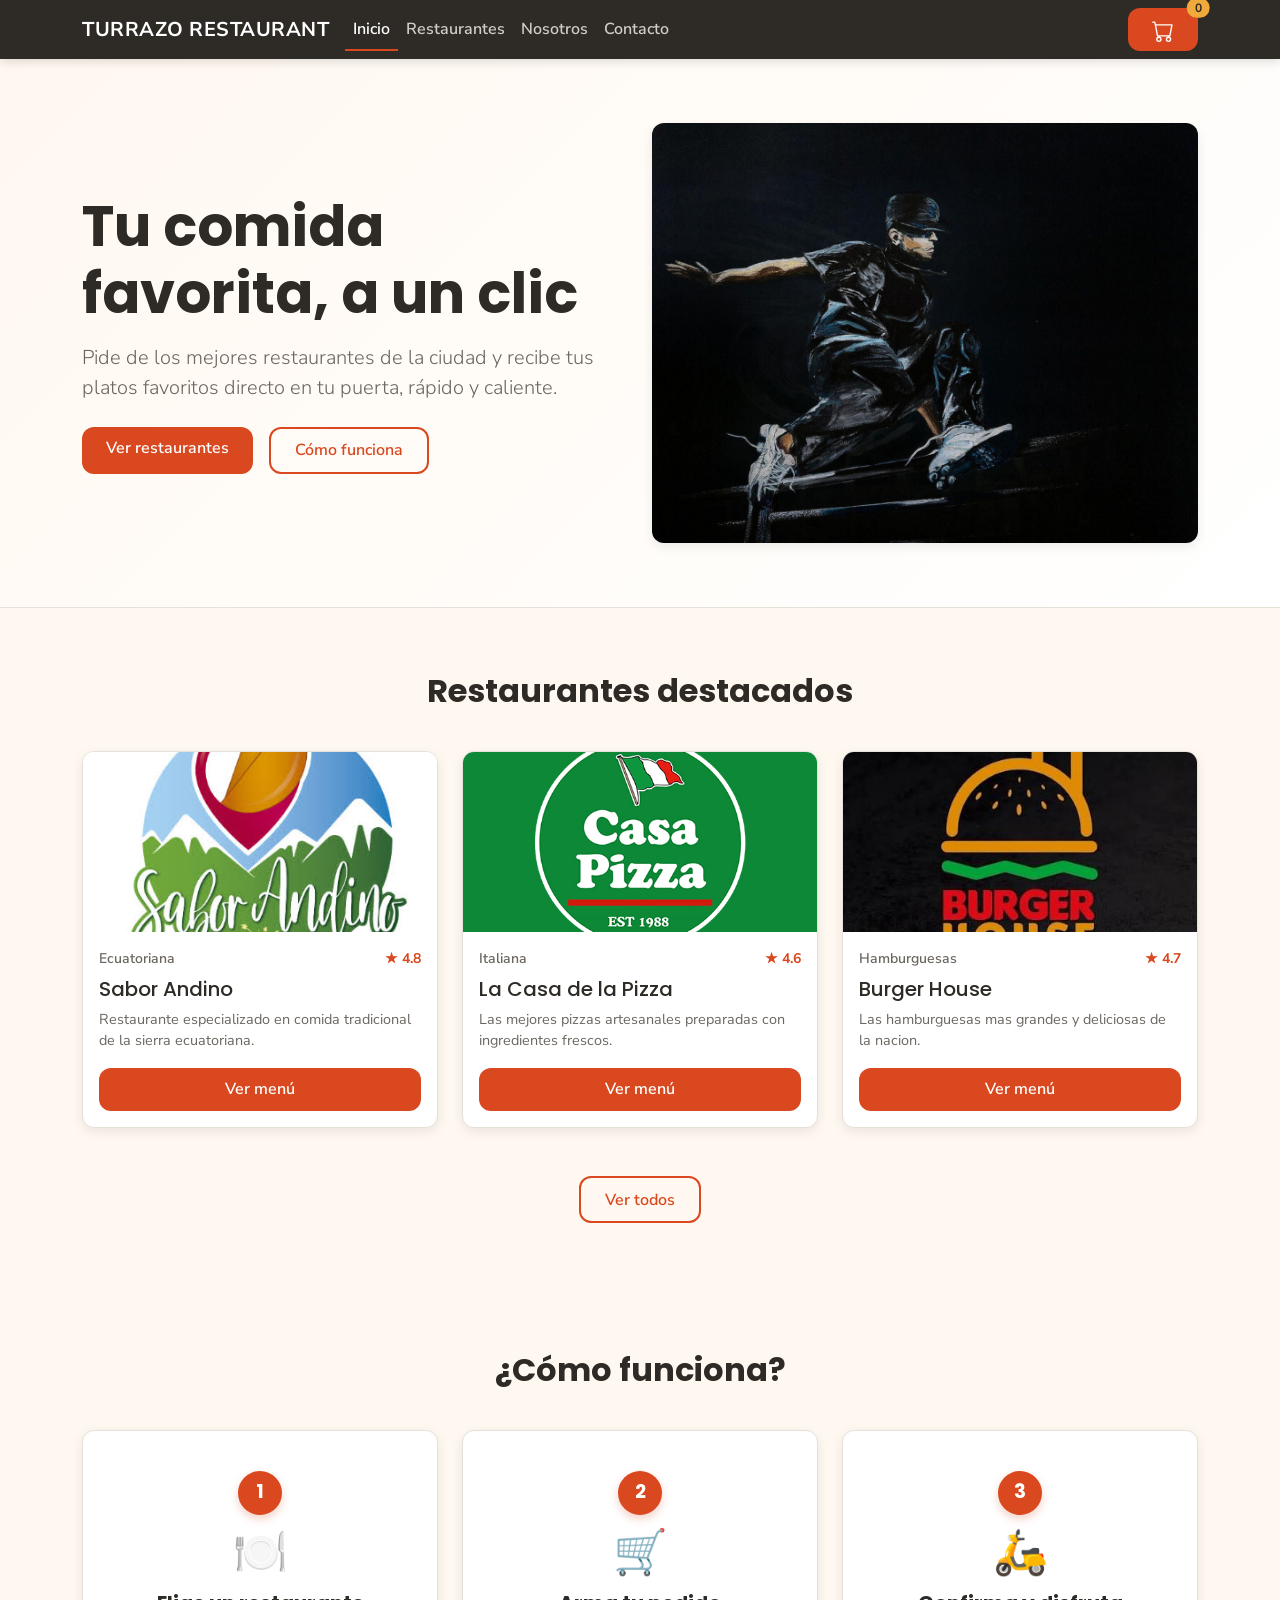
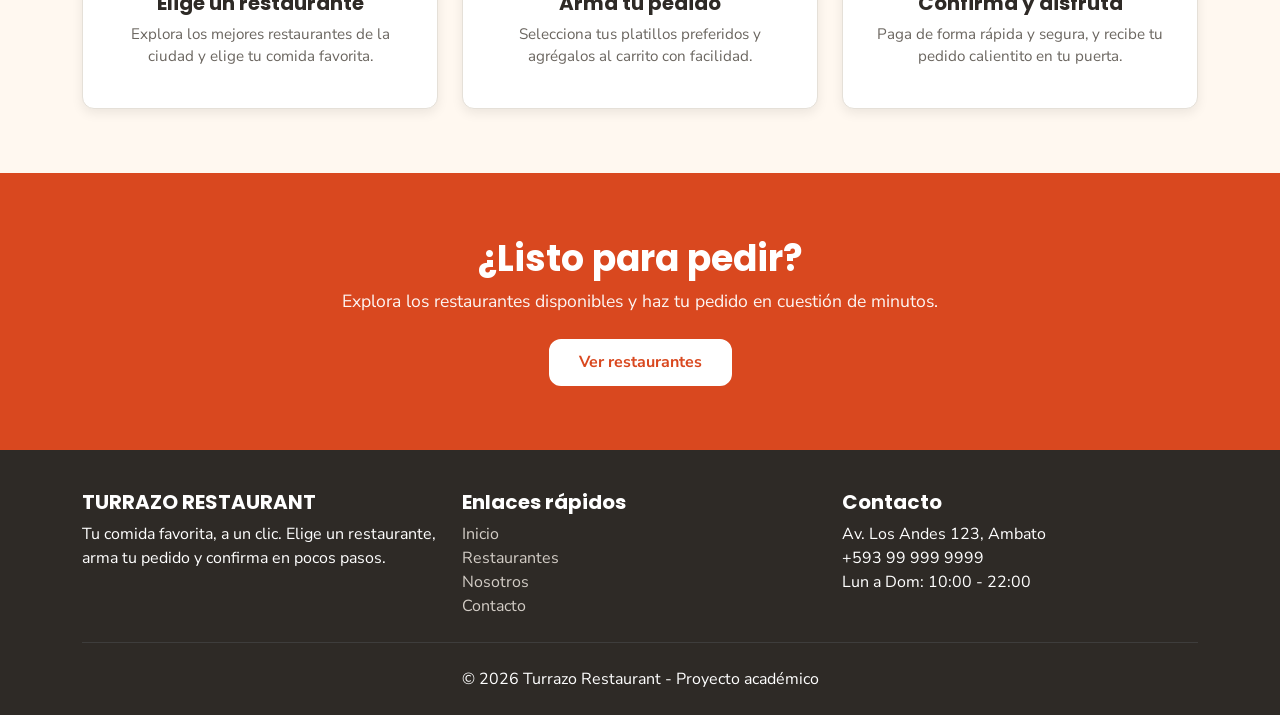
<file: index.html>
<!DOCTYPE html>
<html lang="es">
<head>
  <meta charset="UTF-8">
  <meta name="viewport" content="width=device-width, initial-scale=1.0">
  <title>Turrazo Restaurant | Inicio</title>

  <!-- Bootstrap 5.3.3 CSS -->
  <link rel="stylesheet" href="https://cdn.jsdelivr.net/npm/bootstrap@5.3.3/dist/css/bootstrap.min.css">
  <!-- Estilos globales -->
  <link rel="stylesheet" href="css/styles.css">
  <!-- Estilos propios de inicio -->
  <link rel="stylesheet" href="css/inicio.css">
</head>
<body>

  <!-- NAVBAR -->
  <nav class="navbar navbar-expand-lg navbar-dark navbar-turrazo sticky-top">
    <div class="container">
      <a class="navbar-brand fw-bold text-uppercase" href="index.html">
        Turrazo Restaurant
      </a>

      <button
        class="navbar-toggler"
        type="button"
        data-bs-toggle="collapse"
        data-bs-target="#navbarTurrazo"
        aria-controls="navbarTurrazo"
        aria-expanded="false"
        aria-label="Abrir menú de navegación"
      >
        <span class="navbar-toggler-icon"></span>
      </button>

      <div class="collapse navbar-collapse" id="navbarTurrazo">
        <ul class="navbar-nav me-auto mb-2 mb-lg-0">
          <li class="nav-item">
            <a class="nav-link" href="index.html">Inicio</a>
          </li>
          <li class="nav-item">
            <a class="nav-link" href="pages/restaurantes.html">Restaurantes</a>
          </li>
          <li class="nav-item">
            <a class="nav-link" href="pages/nosotros.html">Nosotros</a>
          </li>
          <li class="nav-item">
            <a class="nav-link" href="pages/contacto.html">Contacto</a>
          </li>
        </ul>

        <div class="d-flex align-items-center">
          <a href="pages/carrito.html" class="btn btn-turrazo position-relative">
            <svg
              xmlns="http://www.w3.org/2000/svg"
              width="22"
              height="22"
              fill="currentColor"
              viewBox="0 0 16 16"
              aria-hidden="true"
              class="align-middle"
            >
              <path d="M0 1.5A.5.5 0 0 1 .5 1H2a.5.5 0 0 1 .485.379L2.89 3H14.5a.5.5 0 0 1 .491.592l-1.5 8A.5.5 0 0 1 13 12H4a.5.5 0 0 1-.491-.408L2.01 3.607 1.61 2H.5a.5.5 0 0 1-.5-.5zM3.102 4l1.313 7h8.17l1.313-7H3.102zM5 12a2 2 0 1 0 0 4 2 2 0 0 0 0-4zm7 0a2 2 0 1 0 0 4 2 2 0 0 0 0-4zm-7 1a1 1 0 1 1 0 2 1 1 0 0 1 0-2zm7 0a1 1 0 1 1 0 2 1 1 0 0 1 0-2z"/>
            </svg>
            <span class="visually-hidden">Carrito de compras</span>
            <span
              id="contador-carrito"
              class="position-absolute top-0 start-100 translate-middle badge rounded-pill badge-turrazo"
            >
              0
            </span>
          </a>
        </div>
      </div>
    </div>
  </nav>

  <main>
    <!-- HERO -->
    <section class="inicio-hero">
      <div class="container">
        <div class="row align-items-center gy-4 text-center text-lg-start">
          <div class="col-12 col-lg-6">
            <h1 class="inicio-hero-titulo display-4 fw-bold mb-3">
              Tu comida favorita, a un clic
            </h1>
            <p class="inicio-hero-subtitulo lead mb-4">
              Pide de los mejores restaurantes de la ciudad y recibe tus platos favoritos directo en tu puerta, rápido y caliente.
            </p>
            <div class="d-flex flex-column flex-sm-row justify-content-center justify-content-lg-start gap-3">
              <a href="pages/restaurantes.html" class="btn btn-turrazo">
                Ver restaurantes
              </a>
              <a href="#como-funciona" class="btn btn-turrazo-outline">
                Cómo funciona
              </a>
            </div>
          </div>
          <div class="col-12 col-lg-6 text-center">
            <img
              src="assets/img/inicio/Turrazo.jpg"
              alt="Plato de comida de Turrazo Restaurant"
              class="inicio-hero-img img-fluid"
            >
          </div>
        </div>
      </div>
    </section>
    <!-- RESTAURANTES DESTACADOS -->
    <section class="seccion">
      <div class="container">
        <h2 class="titulo-seccion">Restaurantes destacados</h2>
        <div class="row g-4" id="contenedor-destacados">
          <div class="col-12 text-center my-4">
            <div class="spinner-border texto-primario" role="status">
              <span class="visually-hidden">Cargando restaurantes...</span>
            </div>
          </div>
        </div>
        <div class="text-center mt-5">
          <a href="pages/restaurantes.html" class="btn btn-turrazo-outline">
            Ver todos
          </a>
        </div>
      </div>
    </section>
    <!-- COMO FUNCIONA -->
    <section class="seccion" id="como-funciona">
      <div class="container">
        <h2 class="titulo-seccion">¿Cómo funciona?</h2>
        <div class="row g-4">
          <!-- Paso 1 -->
          <div class="col-12 col-md-4">
            <div class="tarjeta-turrazo inicio-paso-card text-center h-100">
              <div class="inicio-paso-numero">1</div>
              <div class="inicio-paso-icono">🍽️</div>
              <h3 class="inicio-paso-titulo">Elige un restaurante</h3>
              <p class="inicio-paso-desc">
                Explora los mejores restaurantes de la ciudad y elige tu comida favorita.
              </p>
            </div>
          </div>

          <!-- Paso 2 -->
          <div class="col-12 col-md-4">
            <div class="tarjeta-turrazo inicio-paso-card text-center h-100">
              <div class="inicio-paso-numero">2</div>
              <div class="inicio-paso-icono">🛒</div>
              <h3 class="inicio-paso-titulo">Arma tu pedido</h3>
              <p class="inicio-paso-desc">
                Selecciona tus platillos preferidos y agrégalos al carrito con facilidad.
              </p>
            </div>
          </div>

          <!-- Paso 3 -->
          <div class="col-12 col-md-4">
            <div class="tarjeta-turrazo inicio-paso-card text-center h-100">
              <div class="inicio-paso-numero">3</div>
              <div class="inicio-paso-icono">🛵</div>
              <h3 class="inicio-paso-titulo">Confirma y disfruta</h3>
              <p class="inicio-paso-desc">
                Paga de forma rápida y segura, y recibe tu pedido calientito en tu puerta.
              </p>
            </div>
          </div>
        </div>
      </div>
    </section>
    <!-- LLAMADA A LA ACCION FINAL -->
    <section class="inicio-cta text-center">
      <div class="container">
        <h2 class="inicio-cta-titulo">¿Listo para pedir?</h2>
        <p class="inicio-cta-texto">
          Explora los restaurantes disponibles y haz tu pedido en cuestión de minutos.
        </p>
        <a href="pages/restaurantes.html" class="btn inicio-btn-claro">
          Ver restaurantes
        </a>
      </div>
    </section>
  </main>

  <!-- FOOTER -->
  <footer class="footer-turrazo">
    <div class="container">
      <div class="row g-4">

        <div class="col-12 col-md-4">
          <h5 class="text-white text-uppercase">Turrazo Restaurant</h5>
          <p class="mb-0">
            Tu comida favorita, a un clic. Elige un restaurante,
            arma tu pedido y confirma en pocos pasos.
          </p>
        </div>

        <div class="col-6 col-md-4">
          <h5 class="text-white">Enlaces rápidos</h5>
          <ul class="list-unstyled mb-0">
            <li><a href="index.html">Inicio</a></li>
            <li><a href="pages/restaurantes.html">Restaurantes</a></li>
            <li><a href="pages/nosotros.html">Nosotros</a></li>
            <li><a href="pages/contacto.html">Contacto</a></li>
          </ul>
        </div>

        <div class="col-6 col-md-4">
          <h5 class="text-white">Contacto</h5>
          <ul class="list-unstyled mb-0">
            <li>Av. Los Andes 123, Ambato</li>
            <li>+593 99 999 9999</li>
            <li>Lun a Dom: 10:00 - 22:00</li>
          </ul>
        </div>

      </div>

      <hr class="border-secondary my-4">

      <p class="text-center mb-0">
        &copy; 2026 Turrazo Restaurant - Proyecto académico
      </p>
    </div>
  </footer>

  <!-- Bootstrap 5.3.3 JS Bundle -->
  <script src="https://cdn.jsdelivr.net/npm/bootstrap@5.3.3/dist/js/bootstrap.bundle.min.js"></script>
  <!-- Lógica compartida -->
  <script src="js/main.js"></script>
  <!-- Lógica específica de inicio -->
  <script src="js/inicio.js"></script>
</body>
</html>
</file>
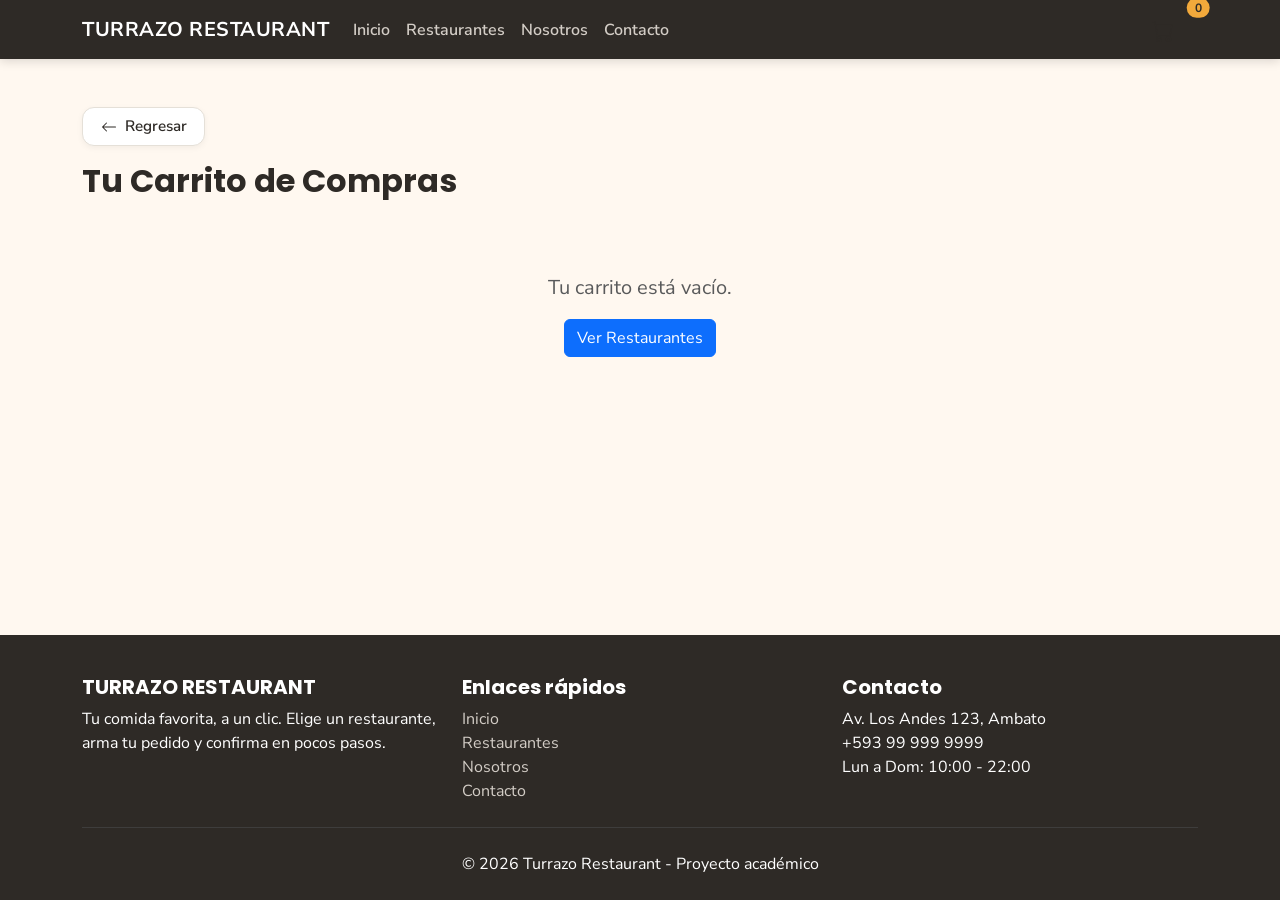
<file: pages/carrito.html>
<!DOCTYPE html>
<html lang="es">
<head>
    <meta charset="UTF-8">
    <meta name="viewport" content="width=device-width, initial-scale=1.0">
    <title>Turrazo Restaurant - Mi Carrito</title>
    <link href="https://cdn.jsdelivr.net/npm/bootstrap@5.3.2/dist/css/bootstrap.min.css" rel="stylesheet">
    <link rel="stylesheet" href="../css/styles.css">
    <link rel="stylesheet" href="../css/carrito.css">
</head>
<body class="d-flex flex-column min-vh-100">
    <!-- NAVBAR -->
    <nav class="navbar navbar-expand-lg navbar-dark navbar-turrazo sticky-top">
        <div class="container">
            <a class="navbar-brand fw-bold text-uppercase" href="../index.html">
                Turrazo Restaurant
            </a>

            <button
                class="navbar-toggler"
                type="button"
                data-bs-toggle="collapse"
                data-bs-target="#navbarTurrazo"
                aria-controls="navbarTurrazo"
                aria-expanded="false"
                aria-label="Abrir menú de navegación"
            >
                <span class="navbar-toggler-icon"></span>
            </button>

            <div class="collapse navbar-collapse" id="navbarTurrazo">
                <ul class="navbar-nav me-auto mb-2 mb-lg-0">
                    <li class="nav-item">
                        <a class="nav-link" href="../index.html">Inicio</a>
                    </li>
                    <li class="nav-item">
                        <a class="nav-link" href="restaurantes.html">Restaurantes</a>
                    </li>
                    <li class="nav-item">
                        <a class="nav-link" href="nosotros.html">Nosotros</a>
                    </li>
                    <li class="nav-item">
                        <a class="nav-link" href="contacto.html">Contacto</a>
                    </li>
                </ul>

                <div class="d-flex align-items-center">
                    <a href="carrito.html" class="btn btn-turrazo position-relative active" aria-current="page">
                        <svg
                            xmlns="http://www.w3.org/2000/svg"
                            width="22"
                            height="22"
                            fill="currentColor"
                            viewBox="0 0 16 16"
                            aria-hidden="true"
                            class="align-middle"
                        >
                            <path d="M0 1.5A.5.5 0 0 1 .5 1H2a.5.5 0 0 1 .485.379L2.89 3H14.5a.5.5 0 0 1 .491.592l-1.5 8A.5.5 0 0 1 13 12H4a.5.5 0 0 1-.491-.408L2.01 3.607 1.61 2H.5a.5.5 0 0 1-.5-.5zM3.102 4l1.313 7h8.17l1.313-7H3.102zM5 12a2 2 0 1 0 0 4 2 2 0 0 0 0-4zm7 0a2 2 0 1 0 0 4 2 2 0 0 0 0-4zm-7 1a1 1 0 1 1 0 2 1 1 0 0 1 0-2zm7 0a1 1 0 1 1 0 2 1 1 0 0 1 0-2z"/>
                        </svg>
                        <span class="visually-hidden">Carrito de compras</span>
                        <span
                            id="contador-carrito"
                            class="position-absolute top-0 start-100 translate-middle badge rounded-pill badge-turrazo"
                        >
                            0
                        </span>
                    </a>
                </div>
            </div>
        </div>
    </nav>
    <main class="container my-5 flex-grow-1">
        <!-- Botón regresar -->
        <div class="mb-3">
            <button
                type="button"
                class="btn btn-regresar"
                onclick="regresarPagina('restaurantes.html')"
                aria-label="Regresar a la página anterior"
            >
                <svg
                    xmlns="http://www.w3.org/2000/svg"
                    width="16"
                    height="16"
                    fill="currentColor"
                    viewBox="0 0 16 16"
                    aria-hidden="true"
                >
                    <path fill-rule="evenodd" d="M15 8a.5.5 0 0 0-.5-.5H2.707l3.147-3.146a.5.5 0 1 0-.708-.708l-4 4a.5.5 0 0 0 0 .708l4 4a.5.5 0 0 0 .708-.708L2.707 8.5H14.5A.5.5 0 0 0 15 8z"/>
                </svg>
                <span>Regresar</span>
            </button>
        </div>

        <h2 class="mb-4">Tu Carrito de Compras</h2>
        <div id="cart-container" class="row"></div>
        <div id="cart-summary" class="card p-4 mt-4 shadow-sm d-none">
            <div class="d-flex justify-content-between align-items-center">
                <h4>Total a Pagar: $<span id="cart-total-amount">0.00</span></h4>
                <div>
                    <button id="btn-clear-cart" class="btn btn-outline-danger me-2">Vaciar Carrito</button>
                    <a href="checkout.html" class="btn btn-success">Continuar al Pago</a>
                </div>
            </div>
        </div>
    </main>

    <!-- FOOTER -->
    <footer class="footer-turrazo">
        <div class="container">
            <div class="row g-4">

                <div class="col-12 col-md-4">
                    <h5 class="text-white text-uppercase">Turrazo Restaurant</h5>
                    <p class="mb-0">
                        Tu comida favorita, a un clic. Elige un restaurante,
                        arma tu pedido y confirma en pocos pasos.
                    </p>
                </div>

                <div class="col-6 col-md-4">
                    <h5 class="text-white">Enlaces rápidos</h5>
                    <ul class="list-unstyled mb-0">
                        <li><a href="../index.html">Inicio</a></li>
                        <li><a href="restaurantes.html">Restaurantes</a></li>
                        <li><a href="nosotros.html">Nosotros</a></li>
                        <li><a href="contacto.html">Contacto</a></li>
                    </ul>
                </div>

                <div class="col-6 col-md-4">
                    <h5 class="text-white">Contacto</h5>
                    <ul class="list-unstyled mb-0">
                        <li>Av. Los Andes 123, Ambato</li>
                        <li>+593 99 999 9999</li>
                        <li>Lun a Dom: 10:00 - 22:00</li>
                    </ul>
                </div>

            </div>

            <hr class="border-secondary my-4">

            <p class="text-center mb-0">
                &copy; 2026 Turrazo Restaurant - Proyecto académico
            </p>
        </div>
    </footer>

    <script src="https://cdn.jsdelivr.net/npm/bootstrap@5.3.2/dist/js/bootstrap.bundle.min.js"></script>
    <script src="../js/main.js"></script>
    <script src="../js/cart.js"></script>
    <script>
        function renderCartView() {
            const cart = getCart();
            const container = document.getElementById('cart-container');
            const summary = document.getElementById('cart-summary');
            const totalAmount = document.getElementById('cart-total-amount');

            if (cart.length === 0) {
                container.innerHTML = `
                    <div class="col-12 text-center py-5">
                        <p class="text-muted fs-5">Tu carrito está vacío.</p>
                        <a href="restaurantes.html" class="btn btn-primary">Ver Restaurantes</a>
                    </div>
                `;
                summary.classList.add('d-none');
                return;
            }

            summary.classList.remove('d-none');
            let html = '<div class="col-lg-8"><ul class="list-group mb-3">';
cart.forEach(item => {
                html += `
                    <li class="list-group-item d-flex justify-content-between align-items-center py-3">
                        <div class="d-flex align-items-center">
                            <!-- Agregamos "../" para que la ruta suba a la carpeta raíz y encuentre la imagen desde la carpeta pages/ -->
                            <img src="../${item.imagen}" alt="${item.nombre}" style="width: 60px; height: 60px; object-fit: cover;" class="rounded me-3">
                            <div>
                                <h6 class="my-0">${item.nombre}</h6>
                                <small class="text-muted">Precio: $${item.precio.toFixed(2)}</small>
                            </div>
                        </div>
                        <div class="d-flex align-items-center">
                            <button class="btn btn-sm btn-outline-secondary me-2" onclick="updateQty('${item.id}', -1)">-</button>
                            <span class="fw-bold">${item.quantity}</span>
                            <button class="btn btn-sm btn-outline-secondary ms-2" onclick="updateQty('${item.id}', 1)">+</button>
                            <span class="ms-4 fw-bold">$${(item.precio * item.quantity).toFixed(2)}</span>
                            <button class="btn btn-sm text-danger ms-3" onclick="removeItem('${item.id}')">Eliminar</button>
                        </div>
                    </li>
                `;
            });

            html += '</ul></div>';
            container.innerHTML = html;
            totalAmount.textContent = getCartTotal().toFixed(2);
        }

        function updateQty(id, delta) {
            changeQuantity(id, delta);
            renderCartView();
        }

        function removeItem(id) {
            removeFromCart(id);
            renderCartView();
        }

        document.getElementById('btn-clear-cart').addEventListener('click', () => {
            clearCart();
            renderCartView();
        });

        document.addEventListener('DOMContentLoaded', renderCartView);
    </script>
</body>
</html>
</file>
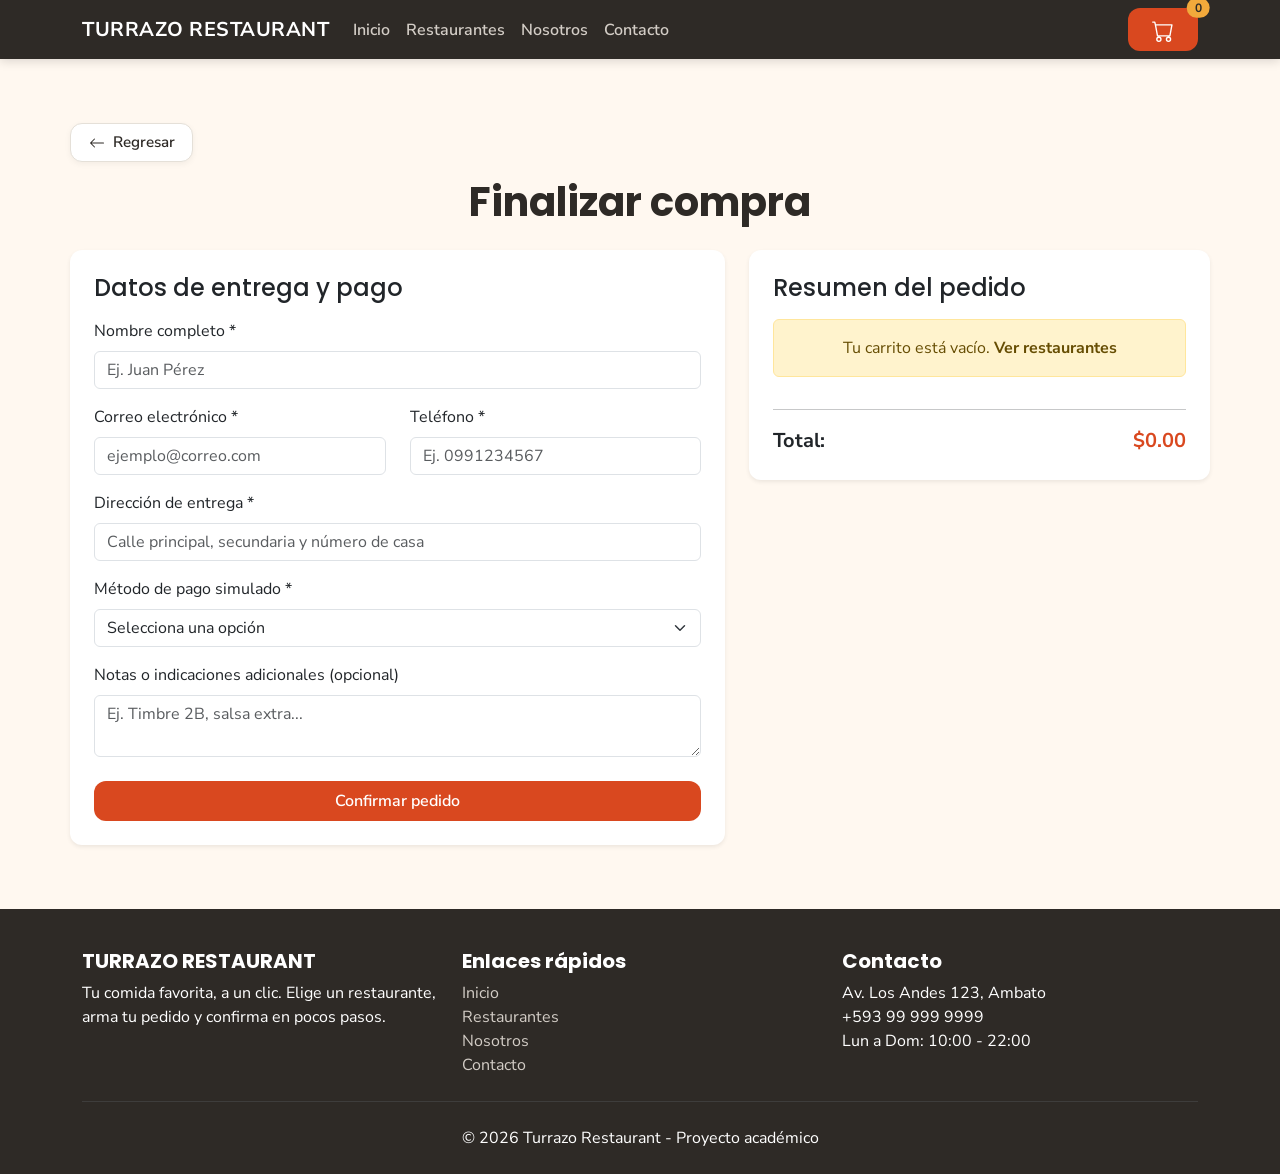
<file: pages/checkout.html>
<!DOCTYPE html>
<html lang="es">
<head>
    <meta charset="UTF-8">
    <meta name="viewport" content="width=device-width, initial-scale=1.0">
    <title>Checkout - Turrazo Restaurant</title>

    <!-- Bootstrap 5 CSS -->
    <link href="https://cdn.jsdelivr.net/npm/bootstrap@5.3.0/dist/css/bootstrap.min.css" rel="stylesheet">
    <!-- Estilos globales y propios -->
    <link rel="stylesheet" href="../css/styles.css">
    <link rel="stylesheet" href="../css/checkout.css">
</head>
<body class="d-flex flex-column min-vh-100">

    <!-- NAVBAR -->
    <nav class="navbar navbar-expand-lg navbar-dark navbar-turrazo sticky-top">
        <div class="container">
            <a class="navbar-brand fw-bold text-uppercase" href="../index.html">
                Turrazo Restaurant
            </a>

            <button
                class="navbar-toggler"
                type="button"
                data-bs-toggle="collapse"
                data-bs-target="#navbarTurrazo"
                aria-controls="navbarTurrazo"
                aria-expanded="false"
                aria-label="Abrir menú de navegación"
            >
                <span class="navbar-toggler-icon"></span>
            </button>

            <div class="collapse navbar-collapse" id="navbarTurrazo">
                <ul class="navbar-nav me-auto mb-2 mb-lg-0">
                    <li class="nav-item">
                        <a class="nav-link" href="../index.html">Inicio</a>
                    </li>
                    <li class="nav-item">
                        <a class="nav-link" href="restaurantes.html">Restaurantes</a>
                    </li>
                    <li class="nav-item">
                        <a class="nav-link" href="nosotros.html">Nosotros</a>
                    </li>
                    <li class="nav-item">
                        <a class="nav-link" href="contacto.html">Contacto</a>
                    </li>
                </ul>

                <div class="d-flex align-items-center">
                    <a href="carrito.html" class="btn btn-turrazo position-relative">
                        <svg
                            xmlns="http://www.w3.org/2000/svg"
                            width="22"
                            height="22"
                            fill="currentColor"
                            viewBox="0 0 16 16"
                            aria-hidden="true"
                            class="align-middle"
                        >
                            <path d="M0 1.5A.5.5 0 0 1 .5 1H2a.5.5 0 0 1 .485.379L2.89 3H14.5a.5.5 0 0 1 .491.592l-1.5 8A.5.5 0 0 1 13 12H4a.5.5 0 0 1-.491-.408L2.01 3.607 1.61 2H.5a.5.5 0 0 1-.5-.5zM3.102 4l1.313 7h8.17l1.313-7H3.102zM5 12a2 2 0 1 0 0 4 2 2 0 0 0 0-4zm7 0a2 2 0 1 0 0 4 2 2 0 0 0 0-4zm-7 1a1 1 0 1 1 0 2 1 1 0 0 1 0-2zm7 0a1 1 0 1 1 0 2 1 1 0 0 1 0-2z"/>
                        </svg>
                        <span class="visually-hidden">Carrito de compras</span>
                        <span
                            id="contador-carrito"
                            class="position-absolute top-0 start-100 translate-middle badge rounded-pill badge-turrazo"
                        >
                            0
                        </span>
                    </a>
                </div>
            </div>
        </div>
    </nav>

    <main class="container seccion flex-grow-1">
        <!-- Botón regresar -->
        <div class="mb-3">
            <button
                type="button"
                class="btn btn-regresar"
                onclick="regresarPagina('carrito.html')"
                aria-label="Regresar a la página anterior"
            >
                <svg
                    xmlns="http://www.w3.org/2000/svg"
                    width="16"
                    height="16"
                    fill="currentColor"
                    viewBox="0 0 16 16"
                    aria-hidden="true"
                >
                    <path fill-rule="evenodd" d="M15 8a.5.5 0 0 0-.5-.5H2.707l3.147-3.146a.5.5 0 1 0-.708-.708l-4 4a.5.5 0 0 0 0 .708l4 4a.5.5 0 0 0 .708-.708L2.707 8.5H14.5A.5.5 0 0 0 15 8z"/>
                </svg>
                <span>Regresar</span>
            </button>
        </div>

        <h1 class="mb-4 text-center">Finalizar compra</h1>

        <div class="row g-4">
            <!-- Formulario de datos del cliente -->
            <section class="col-lg-7">
                <div class="card p-4 shadow-sm border-0">
                    <h2 class="h4 mb-3">Datos de entrega y pago</h2>

                    <form id="formulario-checkout" class="needs-validation" novalidate>
                        <div class="mb-3">
                            <label for="nombre" class="form-label">Nombre completo *</label>
                            <input type="text" class="form-class form-control" id="nombre" name="nombre" required placeholder="Ej. Juan Pérez">
                            <div class="invalid-feedback">Por favor, ingresa tu nombre completo.</div>
                        </div>

                        <div class="row">
                            <div class="col-md-6 mb-3">
                                <label for="correo" class="form-label">Correo electrónico *</label>
                                <input type="email" class="form-control" id="correo" name="correo" required placeholder="ejemplo@correo.com">
                                <div class="invalid-feedback">Ingresa un correo electrónico válido.</div>
                            </div>
                            <div class="col-md-6 mb-3">
                                <label for="telefono" class="form-label">Teléfono *</label>
                                <input type="tel" class="form-control" id="telefono" name="telefono" required pattern="[0-9]{9,10}" placeholder="Ej. 0991234567">
                                <div class="invalid-feedback">Ingresa un número de teléfono válido (9 a 10 dígitos).</div>
                            </div>
                        </div>

                        <div class="mb-3">
                            <label for="direccion" class="form-label">Dirección de entrega *</label>
                            <input type="text" class="form-control" id="direccion" name="direccion" required placeholder="Calle principal, secundaria y número de casa">
                            <div class="invalid-feedback">La dirección es obligatoria.</div>
                        </div>

                        <div class="mb-3">
                            <label for="metodo-pago" class="form-label">Método de pago simulado *</label>
                            <select class="form-select" id="metodo-pago" name="metodo-pago" required>
                                <option value="" selected disabled>Selecciona una opción</option>
                                <option value="efectivo">Efectivo contra entrega</option>
                                <option value="tarjeta">Tarjeta de crédito/débito (Simulado)</option>
                            </select>
                            <div class="invalid-feedback">Selecciona un método de pago.</div>
                        </div>

                        <div class="mb-4">
                            <label for="notas" class="form-label">Notas o indicaciones adicionales (opcional)</label>
                            <textarea class="form-control" id="notas" name="notas" rows="2" placeholder="Ej. Timbre 2B, salsa extra..."></textarea>
                        </div>

                        <button type="submit" class="btn btn-turrazo w-100 py-2">
                            Confirmar pedido
                        </button>
                    </form>
                </div>
            </section>

            <!-- Resumen del pedido -->
            <section class="col-lg-5">
                <div class="card p-4 shadow-sm border-0 bg-white">
                    <h2 class="h4 mb-3">Resumen del pedido</h2>

                    <div id="resumen-pedido" class="mb-3">
                        <!-- Se llena dinámicamente desde JS -->
                        <p class="text-muted">Cargando productos...</p>
                    </div>

                    <hr>

                    <div class="d-flex justify-content-between align-items-center fw-bold fs-5">
                        <span>Total:</span>
                        <span id="total-pedido" class="texto-primario">$0.00</span>
                    </div>
                </div>
            </section>
        </div>
    </main>

    <!-- FOOTER -->
    <footer class="footer-turrazo">
        <div class="container">
            <div class="row g-4">

                <div class="col-12 col-md-4">
                    <h5 class="text-white text-uppercase">Turrazo Restaurant</h5>
                    <p class="mb-0">
                        Tu comida favorita, a un clic. Elige un restaurante,
                        arma tu pedido y confirma en pocos pasos.
                    </p>
                </div>

                <div class="col-6 col-md-4">
                    <h5 class="text-white">Enlaces rápidos</h5>
                    <ul class="list-unstyled mb-0">
                        <li><a href="../index.html">Inicio</a></li>
                        <li><a href="restaurantes.html">Restaurantes</a></li>
                        <li><a href="nosotros.html">Nosotros</a></li>
                        <li><a href="contacto.html">Contacto</a></li>
                    </ul>
                </div>

                <div class="col-6 col-md-4">
                    <h5 class="text-white">Contacto</h5>
                    <ul class="list-unstyled mb-0">
                        <li>Av. Los Andes 123, Ambato</li>
                        <li>+593 99 999 9999</li>
                        <li>Lun a Dom: 10:00 - 22:00</li>
                    </ul>
                </div>

            </div>

            <hr class="border-secondary my-4">

            <p class="text-center mb-0">
                &copy; 2026 Turrazo Restaurant - Proyecto académico
            </p>
        </div>
    </footer>

    <!-- Bootstrap 5 JS Bundle -->
    <script src="https://cdn.jsdelivr.net/npm/bootstrap@5.3.0/dist/js/bootstrap.bundle.min.js"></script>
    <!-- Scripts compartidos y del módulo -->
    <script src="../js/main.js"></script>
    <script src="../js/checkout.js"></script>
</body>
</html>
</file>
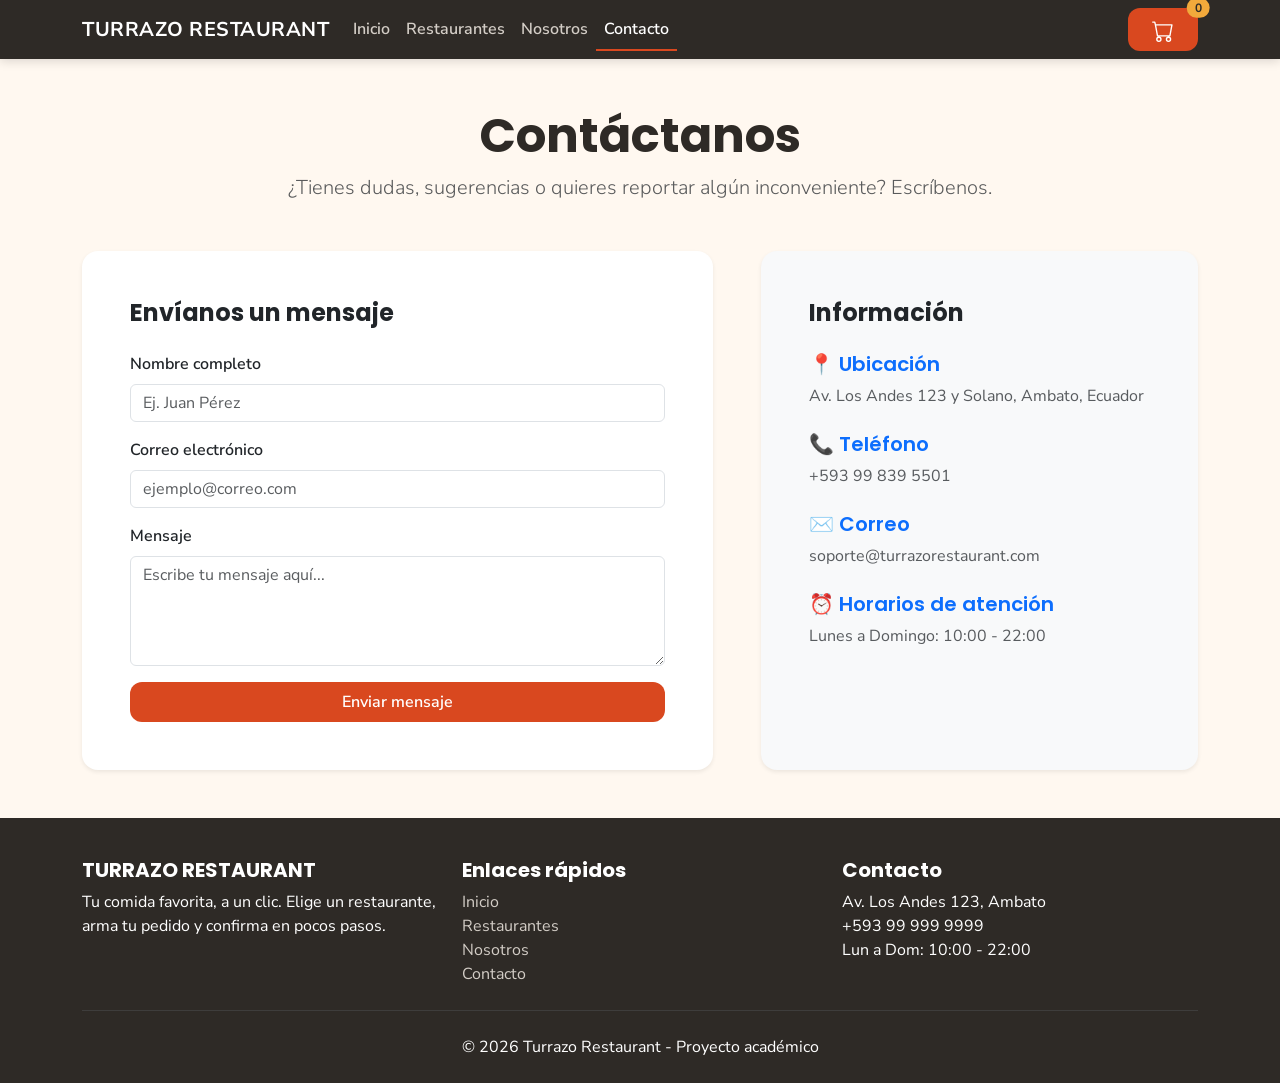
<file: pages/contacto.html>
<!DOCTYPE html>
<html lang="es">
<head>
  <meta charset="UTF-8">
  <meta name="viewport" content="width=device-width, initial-scale=1.0">
  <title>Turrazo Restaurant | Contacto</title>
  <!-- Bootstrap 5.3.3 CSS -->
  <link rel="stylesheet" href="https://cdn.jsdelivr.net/npm/bootstrap@5.3.3/dist/css/bootstrap.min.css">
  <!-- Estilos globales -->
  <link rel="stylesheet" href="../css/styles.css">
  <!-- Estilos compartidos Nosotros y Contacto -->
  <link rel="stylesheet" href="../css/contacto.css">
</head>
<body class="d-flex flex-column min-vh-100">
  <!-- NAVBAR -->
  <nav class="navbar navbar-expand-lg navbar-dark navbar-turrazo sticky-top">
    <div class="container">
      <a class="navbar-brand fw-bold text-uppercase" href="../index.html">
        Turrazo Restaurant
      </a>
      <button
        class="navbar-toggler"
        type="button"
        data-bs-toggle="collapse"
        data-bs-target="#navbarTurrazo"
        aria-controls="navbarTurrazo"
        aria-expanded="false"
        aria-label="Abrir menú de navegación"
      >
        <span class="navbar-toggler-icon"></span>
      </button>
      <div class="collapse navbar-collapse" id="navbarTurrazo">
        <ul class="navbar-nav me-auto mb-2 mb-lg-0">
          <li class="nav-item">
            <a class="nav-link" href="../index.html">Inicio</a>
          </li>
          <li class="nav-item">
            <a class="nav-link" href="restaurantes.html">Restaurantes</a>
          </li>
          <li class="nav-item">
            <a class="nav-link" href="nosotros.html">Nosotros</a>
          </li>
          <li class="nav-item">
            <a class="nav-link active" aria-current="page" href="contacto.html">Contacto</a>
          </li>
        </ul>
        <div class="d-flex align-items-center">
          <a href="carrito.html" class="btn btn-turrazo position-relative">
            <svg
              xmlns="http://www.w3.org/2000/svg"
              width="22"
              height="22"
              fill="currentColor"
              viewBox="0 0 16 16"
              aria-hidden="true"
              class="align-middle"
            >
              <path d="M0 1.5A.5.5 0 0 1 .5 1H2a.5.5 0 0 1 .485.379L2.89 3H14.5a.5.5 0 0 1 .491.592l-1.5 8A.5.5 0 0 1 13 12H4a.5.5 0 0 1-.491-.408L2.01 3.607 1.61 2H.5a.5.5 0 0 1-.5-.5zM3.102 4l1.313 7h8.17l1.313-7H3.102zM5 12a2 2 0 1 0 0 4 2 2 0 0 0 0-4zm7 0a2 2 0 1 0 0 4 2 2 0 0 0 0-4zm-7 1a1 1 0 1 1 0 2 1 1 0 0 1 0-2zm7 0a1 1 0 1 1 0 2 1 1 0 0 1 0-2z"/>
            </svg>
            <span class="visually-hidden">Carrito de compras</span>
            <span
              id="contador-carrito"
              class="position-absolute top-0 start-100 translate-middle badge rounded-pill badge-turrazo"
            >
              0
            </span>
          </a>
        </div>
      </div>
    </div>
  </nav>

  <main class="flex-grow-1 py-5">
    <div class="container">
      <div class="text-center mb-5">
        <h1 class="display-5 fw-bold mb-2">Contáctanos</h1>
        <p class="text-muted lead">¿Tienes dudas, sugerencias o quieres reportar algún inconveniente? Escríbenos.</p>
      </div>

      <div class="row g-5 justify-content-center">
        <!-- Formulario de contacto -->
        <div class="col-12 col-lg-7">
          <div class="card border-0 shadow-sm p-4 p-md-5 rounded-4">
            <h2 class="h4 fw-bold mb-4">Envíanos un mensaje</h2>
            <form id="form-contacto" novalidate>
              <div class="mb-3">
                <label for="nombre" class="form-label fw-semibold">Nombre completo</label>
                <input type="text" class="form-control" id="nombre" required placeholder="Ej. Juan Pérez">
                <div class="invalid-feedback">Por favor ingresa tu nombre.</div>
              </div>
              <div class="mb-3">
                <label for="email" class="form-label fw-semibold">Correo electrónico</label>
                <input type="email" class="form-control" id="email" required placeholder="ejemplo@correo.com">
                <div class="invalid-feedback">Por favor ingresa un correo electrónico válido.</div>
              </div>
              <div class="mb-3">
                <label for="mensaje" class="form-label fw-semibold">Mensaje</label>
                <textarea class="form-control" id="mensaje" rows="4" required placeholder="Escribe tu mensaje aquí..."></textarea>
                <div class="invalid-feedback">Por favor escribe un mensaje.</div>
              </div>
              <button type="submit" class="btn btn-turrazo w-100 py-2 fw-semibold">Enviar mensaje</button>
            </form>
            <!-- Alerta de éxito simulado -->
            <div id="alerta-exito" class="alert alert-success mt-4 d-none" role="alert">
              ¡Mensaje enviado con éxito! Gracias por comunicarte con Turrazo Restaurant. Te responderemos pronto.
            </div>
          </div>
        </div>

        <!-- Información de contacto y horarios -->
        <div class="col-12 col-lg-5">
          <div class="card border-0 shadow-sm p-4 p-md-5 rounded-4 h-100 bg-light">
            <h2 class="h4 fw-bold mb-4">Información</h2>
            <div class="mb-4">
              <h5 class="fw-semibold text-primary">📍 Ubicación</h5>
              <p class="text-muted mb-0">Av. Los Andes 123 y Solano, Ambato, Ecuador</p>
            </div>
            <div class="mb-4">
              <h5 class="fw-semibold text-primary">📞 Teléfono</h5>
              <p class="text-muted mb-0">+593 99 839 5501</p>
            </div>
            <div class="mb-4">
              <h5 class="fw-semibold text-primary">✉️ Correo</h5>
              <p class="text-muted mb-0">soporte@turrazorestaurant.com</p>
            </div>
            <div>
              <h5 class="fw-semibold text-primary">⏰ Horarios de atención</h5>
              <p class="text-muted mb-0">Lunes a Domingo: 10:00 - 22:00</p>
            </div>
          </div>
        </div>
      </div>
    </div>
  </main>

  <!-- FOOTER -->
  <footer class="footer-turrazo">
    <div class="container">
      <div class="row g-4">

        <div class="col-12 col-md-4">
          <h5 class="text-white text-uppercase">Turrazo Restaurant</h5>
          <p class="mb-0">
            Tu comida favorita, a un clic. Elige un restaurante,
            arma tu pedido y confirma en pocos pasos.
          </p>
        </div>

        <div class="col-6 col-md-4">
          <h5 class="text-white">Enlaces rápidos</h5>
          <ul class="list-unstyled mb-0">
            <li><a href="../index.html">Inicio</a></li>
            <li><a href="restaurantes.html">Restaurantes</a></li>
            <li><a href="nosotros.html">Nosotros</a></li>
            <li><a href="contacto.html">Contacto</a></li>
          </ul>
        </div>

        <div class="col-6 col-md-4">
          <h5 class="text-white">Contacto</h5>
          <ul class="list-unstyled mb-0">
            <li>Av. Los Andes 123, Ambato</li>
            <li>+593 99 999 9999</li>
            <li>Lun a Dom: 10:00 - 22:00</li>
          </ul>
        </div>

      </div>

      <hr class="border-secondary my-4">

      <p class="text-center mb-0">
        &copy; 2026 Turrazo Restaurant - Proyecto académico
      </p>
    </div>
  </footer>

  <!-- Scripts de Bootstrap y lógica -->
  <script src="https://cdn.jsdelivr.net/npm/bootstrap@5.3.3/dist/js/bootstrap.bundle.min.js"></script>
  <script src="../js/main.js"></script>
  <script src="../js/contacto.js"></script>
</body>
</html>
</file>
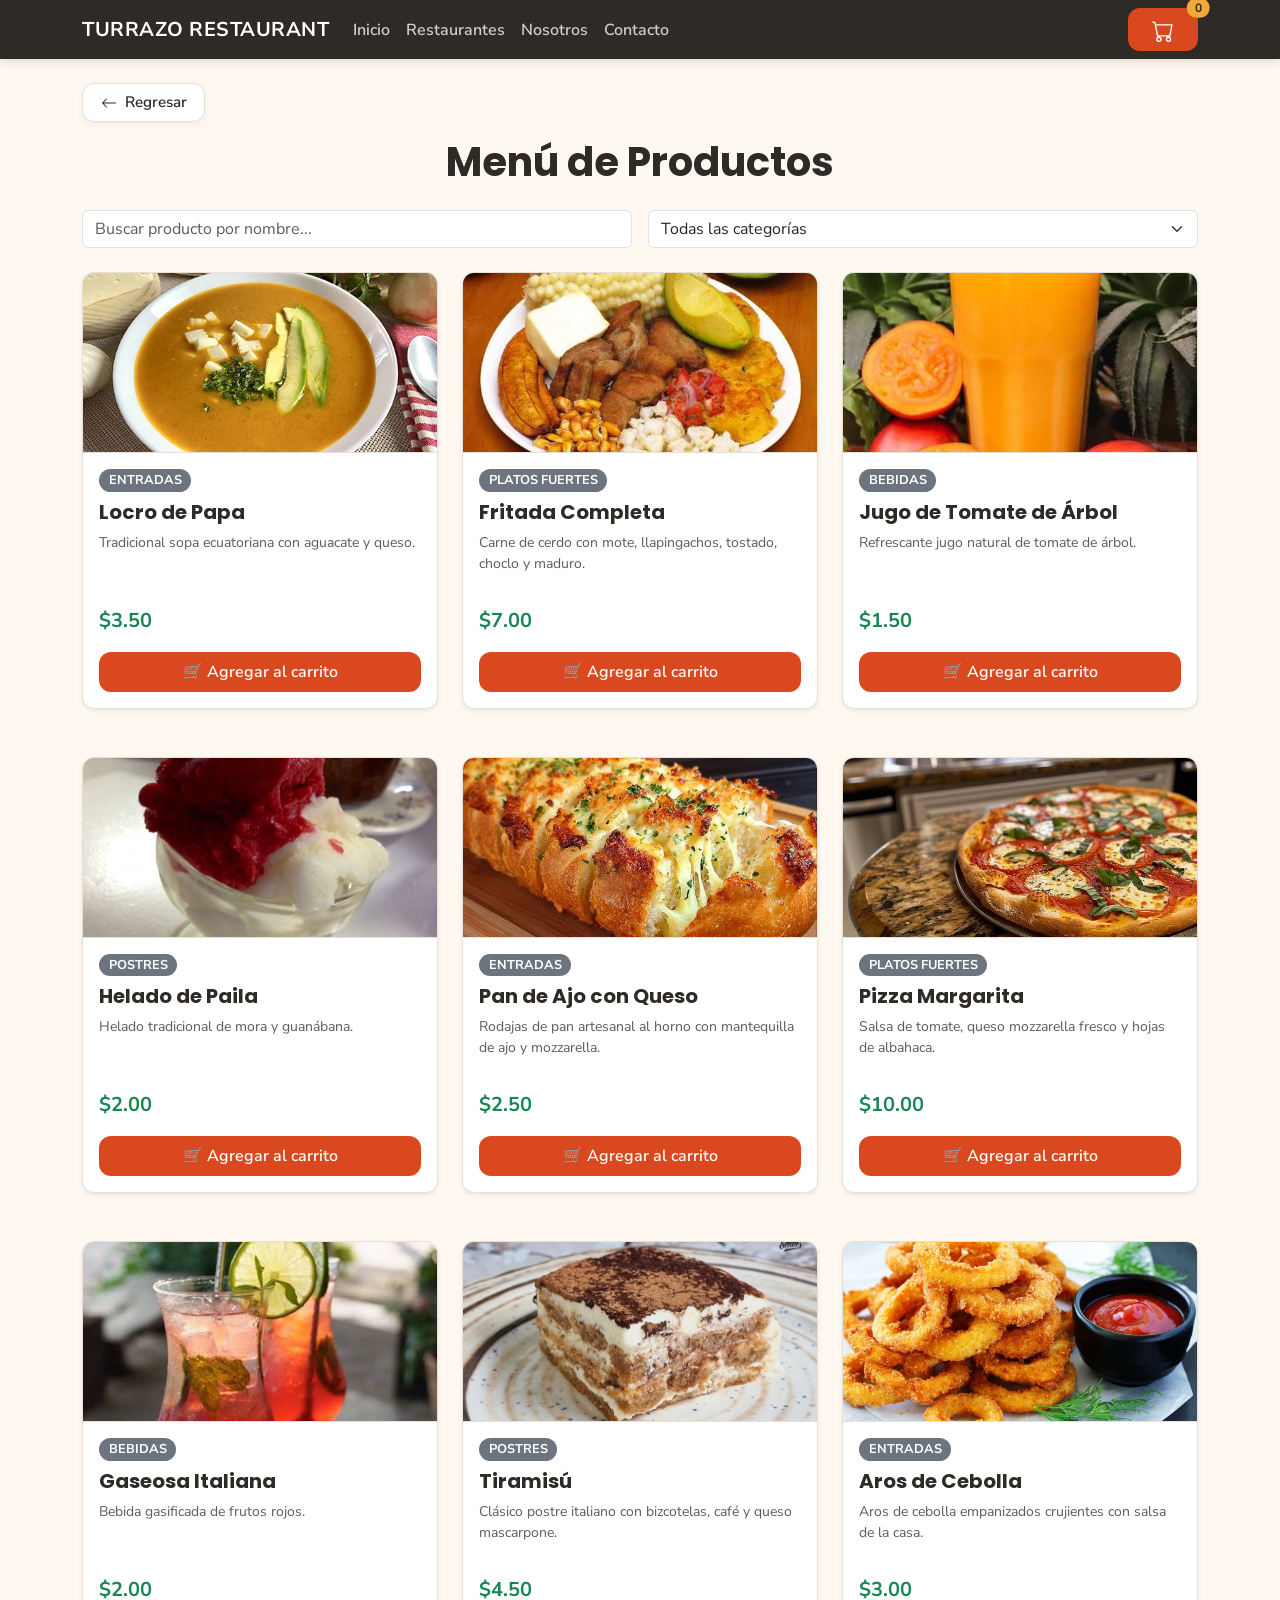
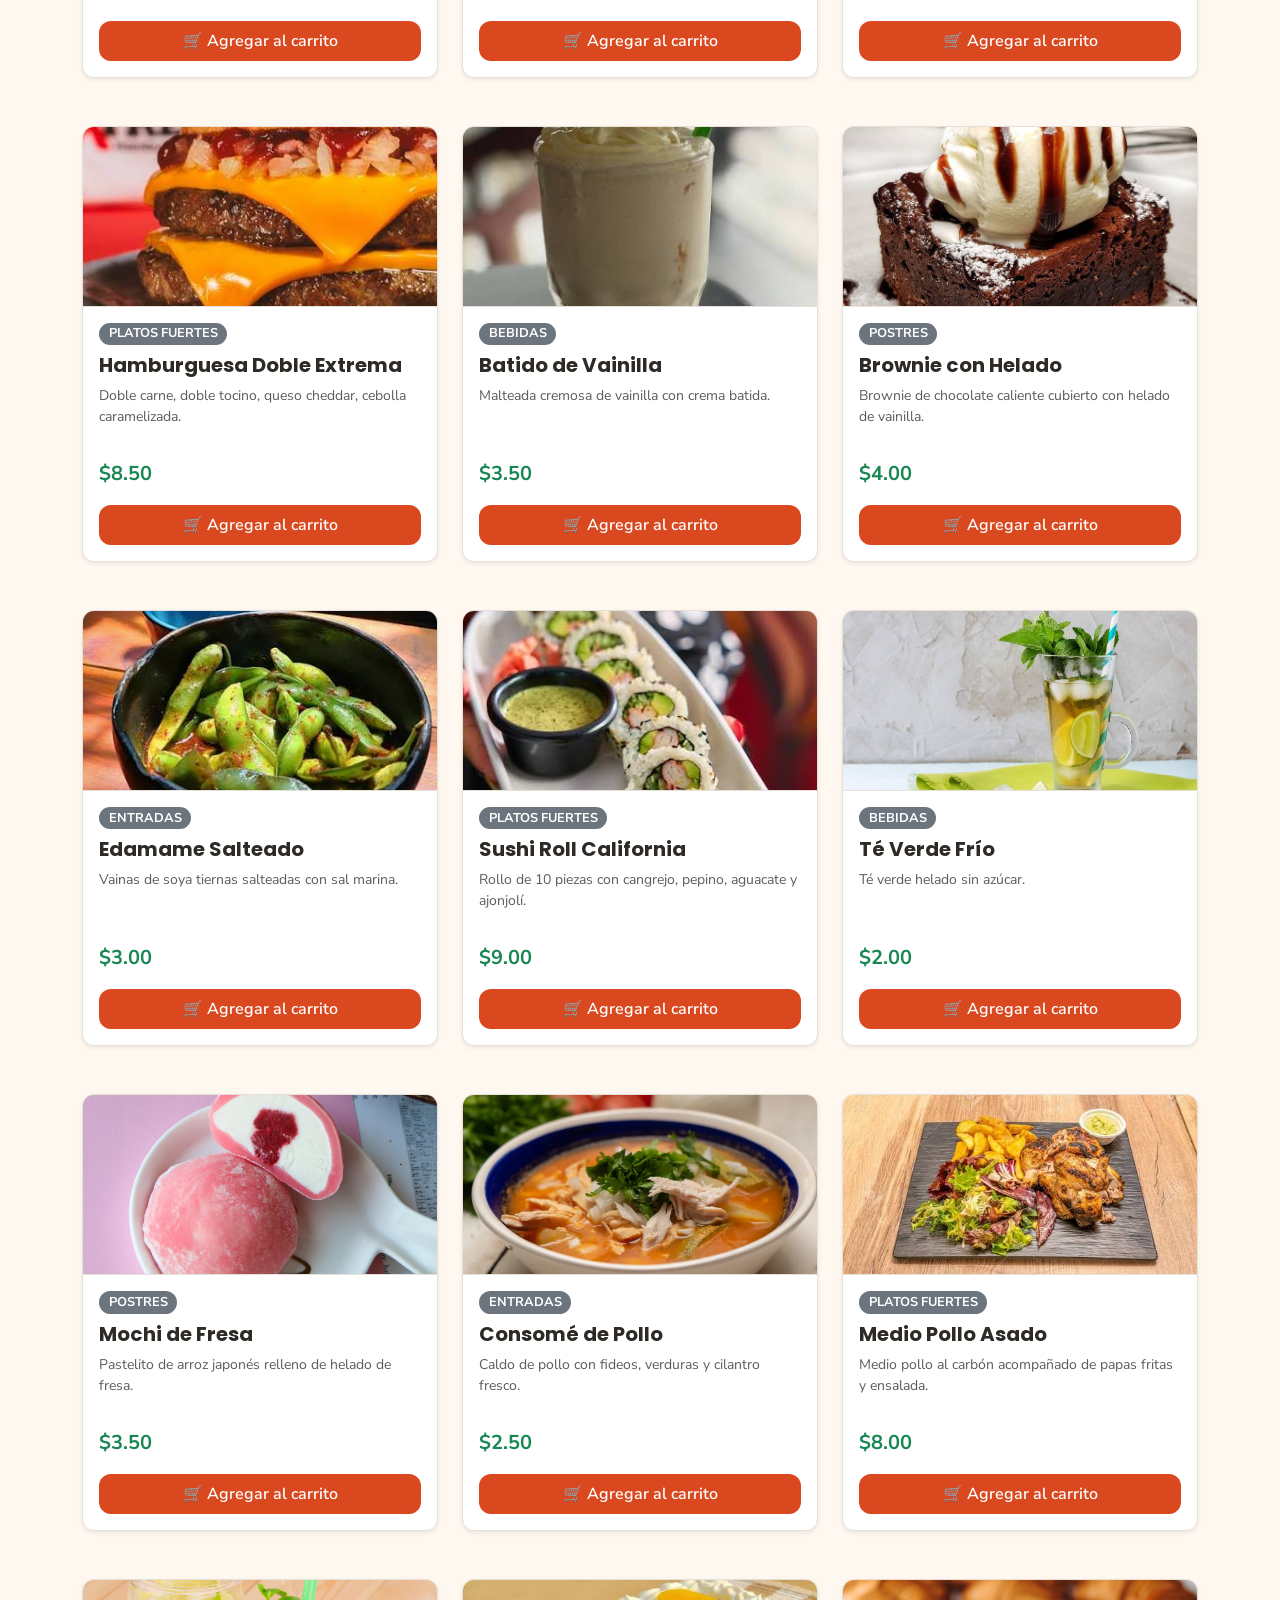
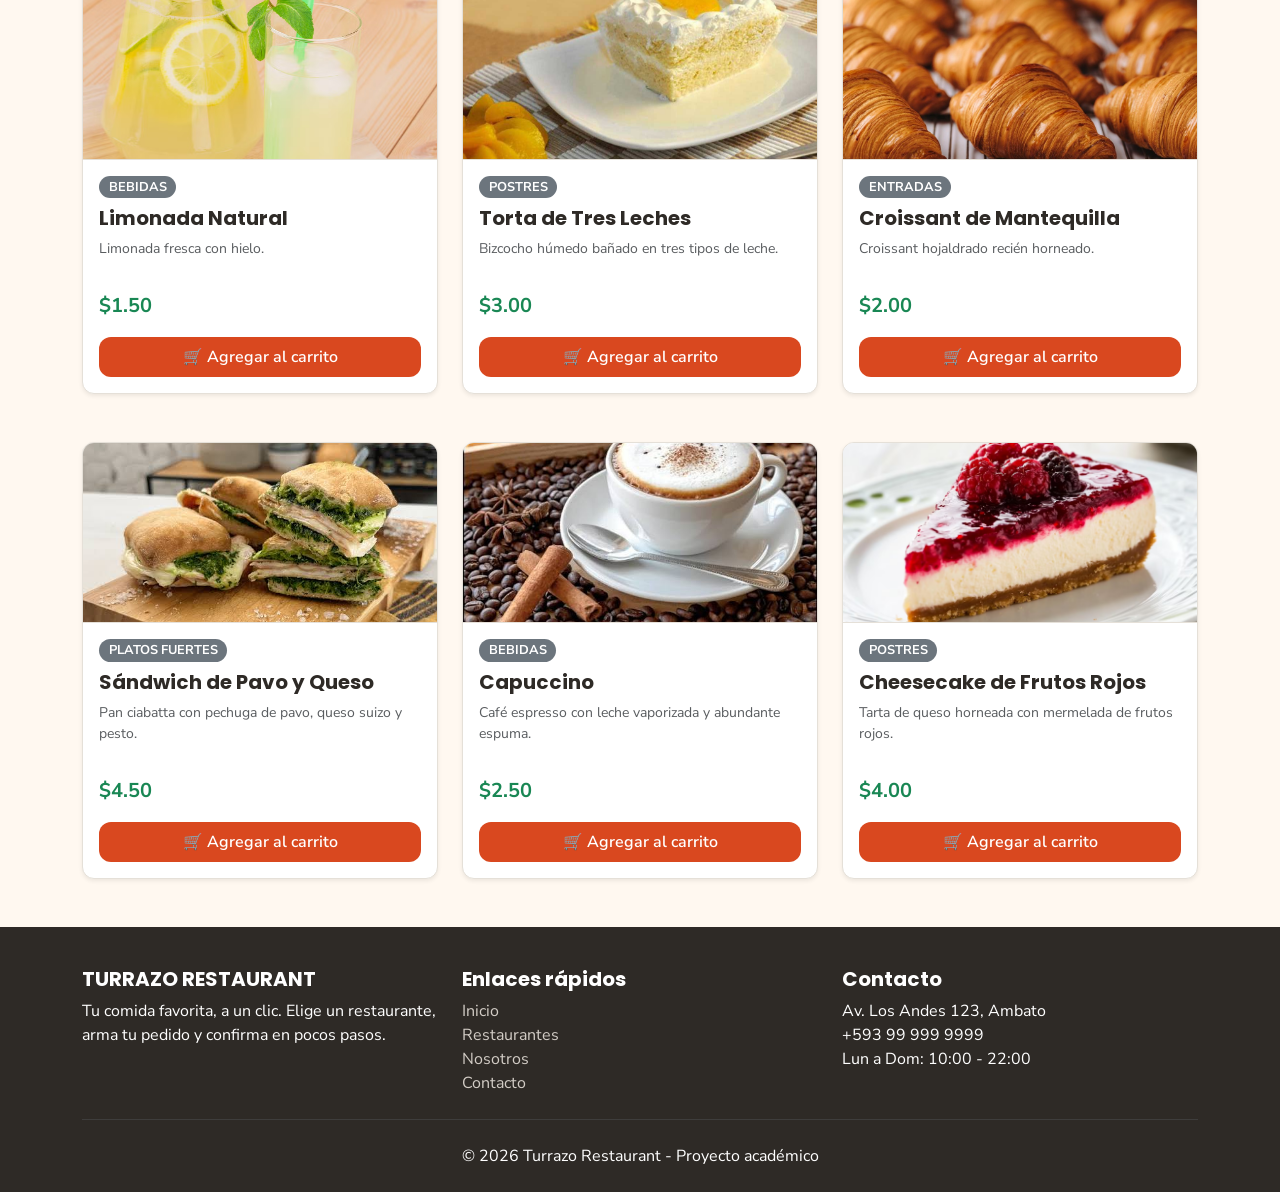
<file: pages/menu.html>
<!DOCTYPE html>
<html lang="es">
<head>
    <meta charset="UTF-8">
    <meta name="viewport" content="width=device-width, initial-scale=1.0">
    <title>Turrazo Restaurant | Menú</title>
    <link rel="stylesheet" href="https://cdn.jsdelivr.net/npm/bootstrap@5.3.3/dist/css/bootstrap.min.css">
    <link rel="stylesheet" href="../css/styles.css">
    <link rel="stylesheet" href="../css/menu.css">
</head>
<body class="d-flex flex-column min-vh-100">
    <!-- NAVBAR -->
    <nav class="navbar navbar-expand-lg navbar-dark navbar-turrazo sticky-top">
        <div class="container">
            <a class="navbar-brand fw-bold text-uppercase" href="../index.html">
                Turrazo Restaurant
            </a>

            <button
                class="navbar-toggler"
                type="button"
                data-bs-toggle="collapse"
                data-bs-target="#navbarTurrazo"
                aria-controls="navbarTurrazo"
                aria-expanded="false"
                aria-label="Abrir menú de navegación"
            >
                <span class="navbar-toggler-icon"></span>
            </button>

            <div class="collapse navbar-collapse" id="navbarTurrazo">
                <ul class="navbar-nav me-auto mb-2 mb-lg-0">
                    <li class="nav-item">
                        <a class="nav-link" href="../index.html">Inicio</a>
                    </li>
                    <li class="nav-item">
                        <a class="nav-link" href="restaurantes.html">Restaurantes</a>
                    </li>
                    <li class="nav-item">
                        <a class="nav-link" href="nosotros.html">Nosotros</a>
                    </li>
                    <li class="nav-item">
                        <a class="nav-link" href="contacto.html">Contacto</a>
                    </li>
                </ul>

                <div class="d-flex align-items-center">
                    <a href="carrito.html" class="btn btn-turrazo position-relative">
                        <svg
                            xmlns="http://www.w3.org/2000/svg"
                            width="22"
                            height="22"
                            fill="currentColor"
                            viewBox="0 0 16 16"
                            aria-hidden="true"
                            class="align-middle"
                        >
                            <path d="M0 1.5A.5.5 0 0 1 .5 1H2a.5.5 0 0 1 .485.379L2.89 3H14.5a.5.5 0 0 1 .491.592l-1.5 8A.5.5 0 0 1 13 12H4a.5.5 0 0 1-.491-.408L2.01 3.607 1.61 2H.5a.5.5 0 0 1-.5-.5zM3.102 4l1.313 7h8.17l1.313-7H3.102zM5 12a2 2 0 1 0 0 4 2 2 0 0 0 0-4zm7 0a2 2 0 1 0 0 4 2 2 0 0 0 0-4zm-7 1a1 1 0 1 1 0 2 1 1 0 0 1 0-2zm7 0a1 1 0 1 1 0 2 1 1 0 0 1 0-2z"/>
                        </svg>
                        <span class="visually-hidden">Carrito de compras</span>
                        <span
                            id="contador-carrito"
                            class="position-absolute top-0 start-100 translate-middle badge rounded-pill badge-turrazo"
                        >
                            0
                        </span>
                    </a>
                </div>
            </div>
        </div>
    </nav>

    <main class="container my-4 flex-grow-1">
        <!-- Botón regresar -->
        <div class="mb-3">
            <button
                type="button"
                class="btn btn-regresar"
                onclick="regresarPagina('restaurantes.html')"
                aria-label="Regresar a la página anterior"
            >
                <svg
                    xmlns="http://www.w3.org/2000/svg"
                    width="16"
                    height="16"
                    fill="currentColor"
                    viewBox="0 0 16 16"
                    aria-hidden="true"
                >
                    <path fill-rule="evenodd" d="M15 8a.5.5 0 0 0-.5-.5H2.707l3.147-3.146a.5.5 0 1 0-.708-.708l-4 4a.5.5 0 0 0 0 .708l4 4a.5.5 0 0 0 .708-.708L2.707 8.5H14.5A.5.5 0 0 0 15 8z"/>
                </svg>
                <span>Regresar</span>
            </button>
        </div>

        <h1 class="mb-4 text-center">Menú de Productos</h1>

        <!-- Filtros y Buscador -->
        <section class="row g-3 mb-4">
            <div class="col-md-6">
                <input type="text" id="buscador" class="form-control" placeholder="Buscar producto por nombre...">
            </div>
            <div class="col-md-6">
                <select id="filtroCategoria" class="form-select">
                    <option value="todos">Todas las categorías</option>
                    <option value="entradas">Entradas</option>
                    <option value="platos_fuertes">Platos Fuertes</option>
                    <option value="bebidas">Bebidas</option>
                    <option value="postres">Postres</option>
                </select>
            </div>
        </section>

        <!-- Mensaje de sin resultados -->
        <div id="sinResultados" class="alert alert-warning text-center d-none" role="alert">
            No se encontraron productos que coincidan con la búsqueda.
        </div>

        <!-- Contenedor dinámico de productos -->
        <section id="listaProductos" class="row g-4"></section>
    </main>

    <!-- FOOTER -->
    <footer class="footer-turrazo">
        <div class="container">
            <div class="row g-4">

                <div class="col-12 col-md-4">
                    <h5 class="text-white text-uppercase">Turrazo Restaurant</h5>
                    <p class="mb-0">
                        Tu comida favorita, a un clic. Elige un restaurante,
                        arma tu pedido y confirma en pocos pasos.
                    </p>
                </div>

                <div class="col-6 col-md-4">
                    <h5 class="text-white">Enlaces rápidos</h5>
                    <ul class="list-unstyled mb-0">
                        <li><a href="../index.html">Inicio</a></li>
                        <li><a href="restaurantes.html">Restaurantes</a></li>
                        <li><a href="nosotros.html">Nosotros</a></li>
                        <li><a href="contacto.html">Contacto</a></li>
                    </ul>
                </div>

                <div class="col-6 col-md-4">
                    <h5 class="text-white">Contacto</h5>
                    <ul class="list-unstyled mb-0">
                        <li>Av. Los Andes 123, Ambato</li>
                        <li>+593 99 999 9999</li>
                        <li>Lun a Dom: 10:00 - 22:00</li>
                    </ul>
                </div>

            </div>

            <hr class="border-secondary my-4">

            <p class="text-center mb-0">
                &copy; 2026 Turrazo Restaurant - Proyecto académico
            </p>
        </div>
    </footer>

    <script src="https://cdn.jsdelivr.net/npm/bootstrap@5.3.3/dist/js/bootstrap.bundle.min.js"></script>
    <script src="../js/main.js"></script>
    <script src="../js/cart.js"></script>
    <script src="../js/menu.js"></script>
    <div class="toast-container position-fixed bottom-0 end-0 p-3">
        <div id="toastAgregar" class="toast align-items-center text-bg-success border-0" role="alert" aria-live="assertive" aria-atomic="true">
            <div class="d-flex">
                <div class="toast-body">
                    🛒 ¡Producto agregado al carrito con éxito!
                </div>
                <button type="button" class="btn-close btn-close-white me-2 m-auto" data-bs-dismiss="toast" aria-label="Close"></button>
            </div>
        </div>
    </div>
</body>
</html>
</file>
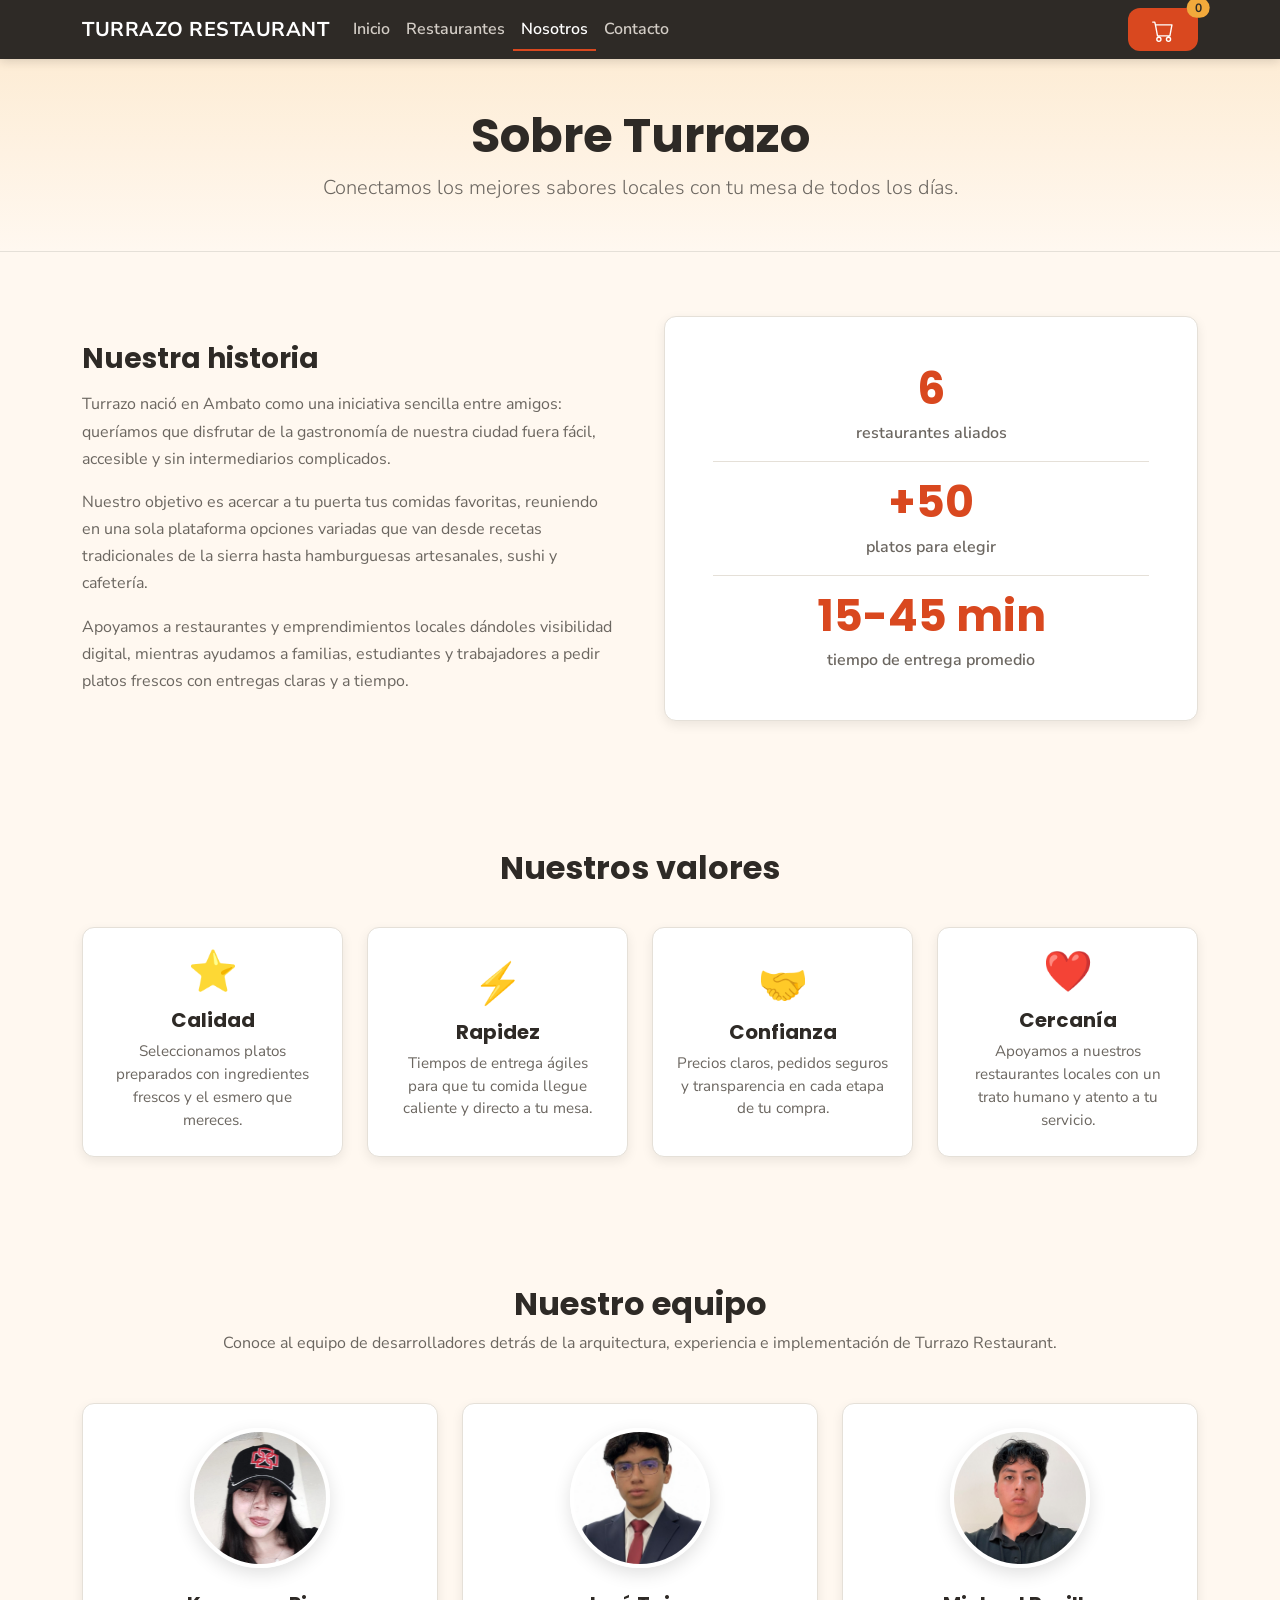
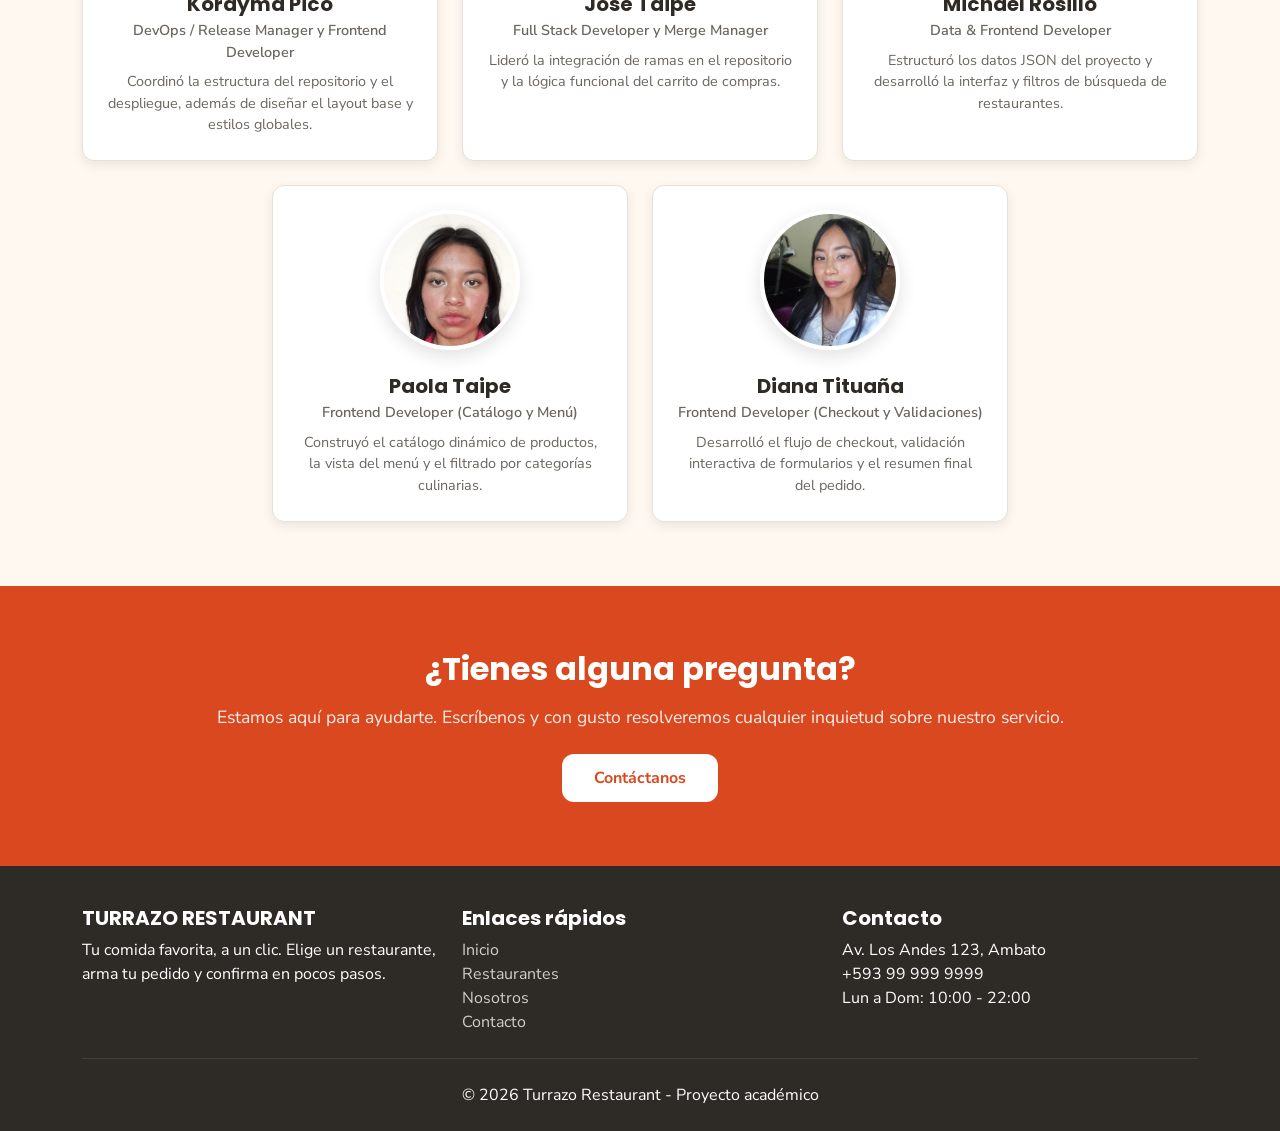
<file: pages/nosotros.html>
<!DOCTYPE html>
<html lang="es">
<head>
  <meta charset="UTF-8">
  <meta name="viewport" content="width=device-width, initial-scale=1.0">
  <title>Turrazo Restaurant | Nosotros</title>

  <!-- Bootstrap 5.3.3 CSS -->
  <link rel="stylesheet" href="https://cdn.jsdelivr.net/npm/bootstrap@5.3.3/dist/css/bootstrap.min.css">
  <!-- Estilos globales -->
  <link rel="stylesheet" href="../css/styles.css">
  <!-- Estilos compartidos Nosotros y Contacto -->
  <link rel="stylesheet" href="../css/contacto.css">
</head>
<body class="d-flex flex-column min-vh-100">

  <!-- NAVBAR -->
  <nav class="navbar navbar-expand-lg navbar-dark navbar-turrazo sticky-top">
    <div class="container">
      <a class="navbar-brand fw-bold text-uppercase" href="../index.html">
        Turrazo Restaurant
      </a>

      <button
        class="navbar-toggler"
        type="button"
        data-bs-toggle="collapse"
        data-bs-target="#navbarTurrazo"
        aria-controls="navbarTurrazo"
        aria-expanded="false"
        aria-label="Abrir menú de navegación"
      >
        <span class="navbar-toggler-icon"></span>
      </button>

      <div class="collapse navbar-collapse" id="navbarTurrazo">
        <ul class="navbar-nav me-auto mb-2 mb-lg-0">
          <li class="nav-item">
            <a class="nav-link" href="../index.html">Inicio</a>
          </li>
          <li class="nav-item">
            <a class="nav-link" href="restaurantes.html">Restaurantes</a>
          </li>
          <li class="nav-item">
            <a class="nav-link active" aria-current="page" href="nosotros.html">Nosotros</a>
          </li>
          <li class="nav-item">
            <a class="nav-link" href="contacto.html">Contacto</a>
          </li>
        </ul>

        <div class="d-flex align-items-center">
          <a href="carrito.html" class="btn btn-turrazo position-relative">
            <svg
              xmlns="http://www.w3.org/2000/svg"
              width="22"
              height="22"
              fill="currentColor"
              viewBox="0 0 16 16"
              aria-hidden="true"
              class="align-middle"
            >
              <path d="M0 1.5A.5.5 0 0 1 .5 1H2a.5.5 0 0 1 .485.379L2.89 3H14.5a.5.5 0 0 1 .491.592l-1.5 8A.5.5 0 0 1 13 12H4a.5.5 0 0 1-.491-.408L2.01 3.607 1.61 2H.5a.5.5 0 0 1-.5-.5zM3.102 4l1.313 7h8.17l1.313-7H3.102zM5 12a2 2 0 1 0 0 4 2 2 0 0 0 0-4zm7 0a2 2 0 1 0 0 4 2 2 0 0 0 0-4zm-7 1a1 1 0 1 1 0 2 1 1 0 0 1 0-2zm7 0a1 1 0 1 1 0 2 1 1 0 0 1 0-2z"/>
            </svg>
            <span class="visually-hidden">Carrito de compras</span>
            <span
              id="contador-carrito"
              class="position-absolute top-0 start-100 translate-middle badge rounded-pill badge-turrazo"
            >
              0
            </span>
          </a>
        </div>
      </div>
    </div>
  </nav>

  <main class="flex-grow-1">
    <!-- ENCABEZADO E HISTORIA -->
    <header class="nosotros-encabezado py-5 text-center">
      <div class="container">
        <h1 class="display-5 fw-bold mb-2">Sobre Turrazo</h1>
        <p class="nosotros-subtitulo lead mb-0">
          Conectamos los mejores sabores locales con tu mesa de todos los días.
        </p>
      </div>
    </header>

    <section class="seccion">
      <div class="container">
        <div class="row align-items-center g-4 g-lg-5">
          <!-- Columna Historia -->
          <div class="col-12 col-lg-6 nosotros-historia">
            <h2 class="h3 fw-bold mb-3">Nuestra historia</h2>
            <p>
              Turrazo nació en Ambato como una iniciativa sencilla entre amigos: queríamos que disfrutar de la gastronomía de nuestra ciudad fuera fácil, accesible y sin intermediarios complicados.
            </p>
            <p>
              Nuestro objetivo es acercar a tu puerta tus comidas favoritas, reuniendo en una sola plataforma opciones variadas que van desde recetas tradicionales de la sierra hasta hamburguesas artesanales, sushi y cafetería.
            </p>
            <p class="mb-0">
              Apoyamos a restaurantes y emprendimientos locales dándoles visibilidad digital, mientras ayudamos a familias, estudiantes y trabajadores a pedir platos frescos con entregas claras y a tiempo.
            </p>
          </div>

          <!-- Columna Datos Destacados -->
          <div class="col-12 col-lg-6">
            <div class="nosotros-datos-bloque p-4 p-md-5">
              <div class="nosotros-dato-item">
                <span class="nosotros-dato-numero">6</span>
                <p class="nosotros-dato-desc">restaurantes aliados</p>
              </div>
              <div class="nosotros-dato-item">
                <span class="nosotros-dato-numero">+50</span>
                <p class="nosotros-dato-desc">platos para elegir</p>
              </div>
              <div class="nosotros-dato-item">
                <span class="nosotros-dato-numero">15-45 min</span>
                <p class="nosotros-dato-desc">tiempo de entrega promedio</p>
              </div>
            </div>
          </div>
        </div>
      </div>
    </section>

    <!-- VALORES -->
    <section class="seccion">
      <div class="container">
        <h2 class="titulo-seccion">Nuestros valores</h2>
        <div class="row g-4">
          <!-- Calidad -->
          <div class="col-12 col-sm-6 col-lg-3">
            <div class="tarjeta-turrazo h-100 text-center valor-card">
              <div class="cuerpo d-flex flex-column justify-content-center h-100 p-4">
                <span class="valor-icono" aria-hidden="true">⭐</span>
                <h3 class="h5 fw-bold mb-2">Calidad</h3>
                <p class="valor-desc mb-0">
                  Seleccionamos platos preparados con ingredientes frescos y el esmero que mereces.
                </p>
              </div>
            </div>
          </div>

          <!-- Rapidez -->
          <div class="col-12 col-sm-6 col-lg-3">
            <div class="tarjeta-turrazo h-100 text-center valor-card">
              <div class="cuerpo d-flex flex-column justify-content-center h-100 p-4">
                <span class="valor-icono" aria-hidden="true">⚡</span>
                <h3 class="h5 fw-bold mb-2">Rapidez</h3>
                <p class="valor-desc mb-0">
                  Tiempos de entrega ágiles para que tu comida llegue caliente y directo a tu mesa.
                </p>
              </div>
            </div>
          </div>

          <!-- Confianza -->
          <div class="col-12 col-sm-6 col-lg-3">
            <div class="tarjeta-turrazo h-100 text-center valor-card">
              <div class="cuerpo d-flex flex-column justify-content-center h-100 p-4">
                <span class="valor-icono" aria-hidden="true">🤝</span>
                <h3 class="h5 fw-bold mb-2">Confianza</h3>
                <p class="valor-desc mb-0">
                  Precios claros, pedidos seguros y transparencia en cada etapa de tu compra.
                </p>
              </div>
            </div>
          </div>

          <!-- Cercanía -->
          <div class="col-12 col-sm-6 col-lg-3">
            <div class="tarjeta-turrazo h-100 text-center valor-card">
              <div class="cuerpo d-flex flex-column justify-content-center h-100 p-4">
                <span class="valor-icono" aria-hidden="true">❤️</span>
                <h3 class="h5 fw-bold mb-2">Cercanía</h3>
                <p class="valor-desc mb-0">
                  Apoyamos a nuestros restaurantes locales con un trato humano y atento a tu servicio.
                </p>
              </div>
            </div>
          </div>
        </div>
      </div>
    </section>

    <!-- EQUIPO -->
    <section class="seccion">
      <div class="container">
        <h2 class="titulo-seccion mb-2">Nuestro equipo</h2>
        <p class="text-center texto-gris mb-5">
          Conoce al equipo de desarrolladores detrás de la arquitectura, experiencia e implementación de Turrazo Restaurant.
        </p>

        <div class="row g-4 justify-content-center">
          <!-- Korayma Pico -->
          <div class="col-12 col-sm-6 col-lg-4">
            <div class="tarjeta-turrazo h-100 text-center equipo-card">
              <div class="cuerpo d-flex flex-column align-items-center h-100 p-4">
                <img src="../assets/img/integrantes/kora.jpeg" alt="Foto de Korayma Pico" class="equipo-img">
                <h3 class="h5 fw-bold mb-1">Korayma Pico</h3>
                <p class="equipo-rol">DevOps / Release Manager y Frontend Developer</p>
                <p class="equipo-frase mb-0">
                  Coordinó la estructura del repositorio y el despliegue, además de diseñar el layout base y estilos globales.
                </p>
              </div>
            </div>
          </div>

          <!-- José Taipe -->
          <div class="col-12 col-sm-6 col-lg-4">
            <div class="tarjeta-turrazo h-100 text-center equipo-card">
              <div class="cuerpo d-flex flex-column align-items-center h-100 p-4">
                <img src="../assets/img/integrantes/jose.jpeg" alt="Foto de José Taipe" class="equipo-img">
                <h3 class="h5 fw-bold mb-1">José Taipe</h3>
                <p class="equipo-rol">Full Stack Developer y Merge Manager</p>
                <p class="equipo-frase mb-0">
                  Lideró la integración de ramas en el repositorio y la lógica funcional del carrito de compras.
                </p>
              </div>
            </div>
          </div>

          <!-- Michael Rosillo -->
          <div class="col-12 col-sm-6 col-lg-4">
            <div class="tarjeta-turrazo h-100 text-center equipo-card">
              <div class="cuerpo d-flex flex-column align-items-center h-100 p-4">
                <img src="../assets/img/integrantes/michael.jpeg" alt="Foto de Michael Rosillo" class="equipo-img">
                <h3 class="h5 fw-bold mb-1">Michael Rosillo</h3>
                <p class="equipo-rol">Data & Frontend Developer</p>
                <p class="equipo-frase mb-0">
                  Estructuró los datos JSON del proyecto y desarrolló la interfaz y filtros de búsqueda de restaurantes.
                </p>
              </div>
            </div>
          </div>

          <!-- Paola Taipe -->
          <div class="col-12 col-sm-6 col-lg-4">
            <div class="tarjeta-turrazo h-100 text-center equipo-card">
              <div class="cuerpo d-flex flex-column align-items-center h-100 p-4">
                <img src="../assets/img/integrantes/paola.jpeg" alt="Foto de Paola Taipe" class="equipo-img">
                <h3 class="h5 fw-bold mb-1">Paola Taipe</h3>
                <p class="equipo-rol">Frontend Developer (Catálogo y Menú)</p>
                <p class="equipo-frase mb-0">
                  Construyó el catálogo dinámico de productos, la vista del menú y el filtrado por categorías culinarias.
                </p>
              </div>
            </div>
          </div>

          <!-- Diana Tituaña -->
          <div class="col-12 col-sm-6 col-lg-4">
            <div class="tarjeta-turrazo h-100 text-center equipo-card">
              <div class="cuerpo d-flex flex-column align-items-center h-100 p-4">
                <img src="../assets/img/integrantes/diana.jpeg" alt="Foto de Diana Tituaña" class="equipo-img">
                <h3 class="h5 fw-bold mb-1">Diana Tituaña</h3>
                <p class="equipo-rol">Frontend Developer (Checkout y Validaciones)</p>
                <p class="equipo-frase mb-0">
                  Desarrolló el flujo de checkout, validación interactiva de formularios y el resumen final del pedido.
                </p>
              </div>
            </div>
          </div>
        </div>
      </div>
    </section>

    <!-- LLAMADA A LA ACCION -->
    <section class="nosotros-cta text-center">
      <div class="container">
        <h2 class="nosotros-cta-titulo">¿Tienes alguna pregunta?</h2>
        <p class="nosotros-cta-texto">
          Estamos aquí para ayudarte. Escríbenos y con gusto resolveremos cualquier inquietud sobre nuestro servicio.
        </p>
        <a href="contacto.html" class="btn nosotros-btn-claro">
          Contáctanos
        </a>
      </div>
    </section>
  </main>

  <!-- FOOTER -->
  <footer class="footer-turrazo">
    <div class="container">
      <div class="row g-4">

        <div class="col-12 col-md-4">
          <h5 class="text-white text-uppercase">Turrazo Restaurant</h5>
          <p class="mb-0">
            Tu comida favorita, a un clic. Elige un restaurante,
            arma tu pedido y confirma en pocos pasos.
          </p>
        </div>

        <div class="col-6 col-md-4">
          <h5 class="text-white">Enlaces rápidos</h5>
          <ul class="list-unstyled mb-0">
            <li><a href="../index.html">Inicio</a></li>
            <li><a href="restaurantes.html">Restaurantes</a></li>
            <li><a href="nosotros.html">Nosotros</a></li>
            <li><a href="contacto.html">Contacto</a></li>
          </ul>
        </div>

        <div class="col-6 col-md-4">
          <h5 class="text-white">Contacto</h5>
          <ul class="list-unstyled mb-0">
            <li>Av. Los Andes 123, Ambato</li>
            <li>+593 99 999 9999</li>
            <li>Lun a Dom: 10:00 - 22:00</li>
          </ul>
        </div>

      </div>

      <hr class="border-secondary my-4">

      <p class="text-center mb-0">
        &copy; 2026 Turrazo Restaurant - Proyecto académico
      </p>
    </div>
  </footer>


  <!-- Bootstrap 5.3.3 JS Bundle -->
  <script src="https://cdn.jsdelivr.net/npm/bootstrap@5.3.3/dist/js/bootstrap.bundle.min.js"></script>
  <!-- Lógica compartida -->
  <script src="../js/main.js"></script>
</body>
</html>
</file>
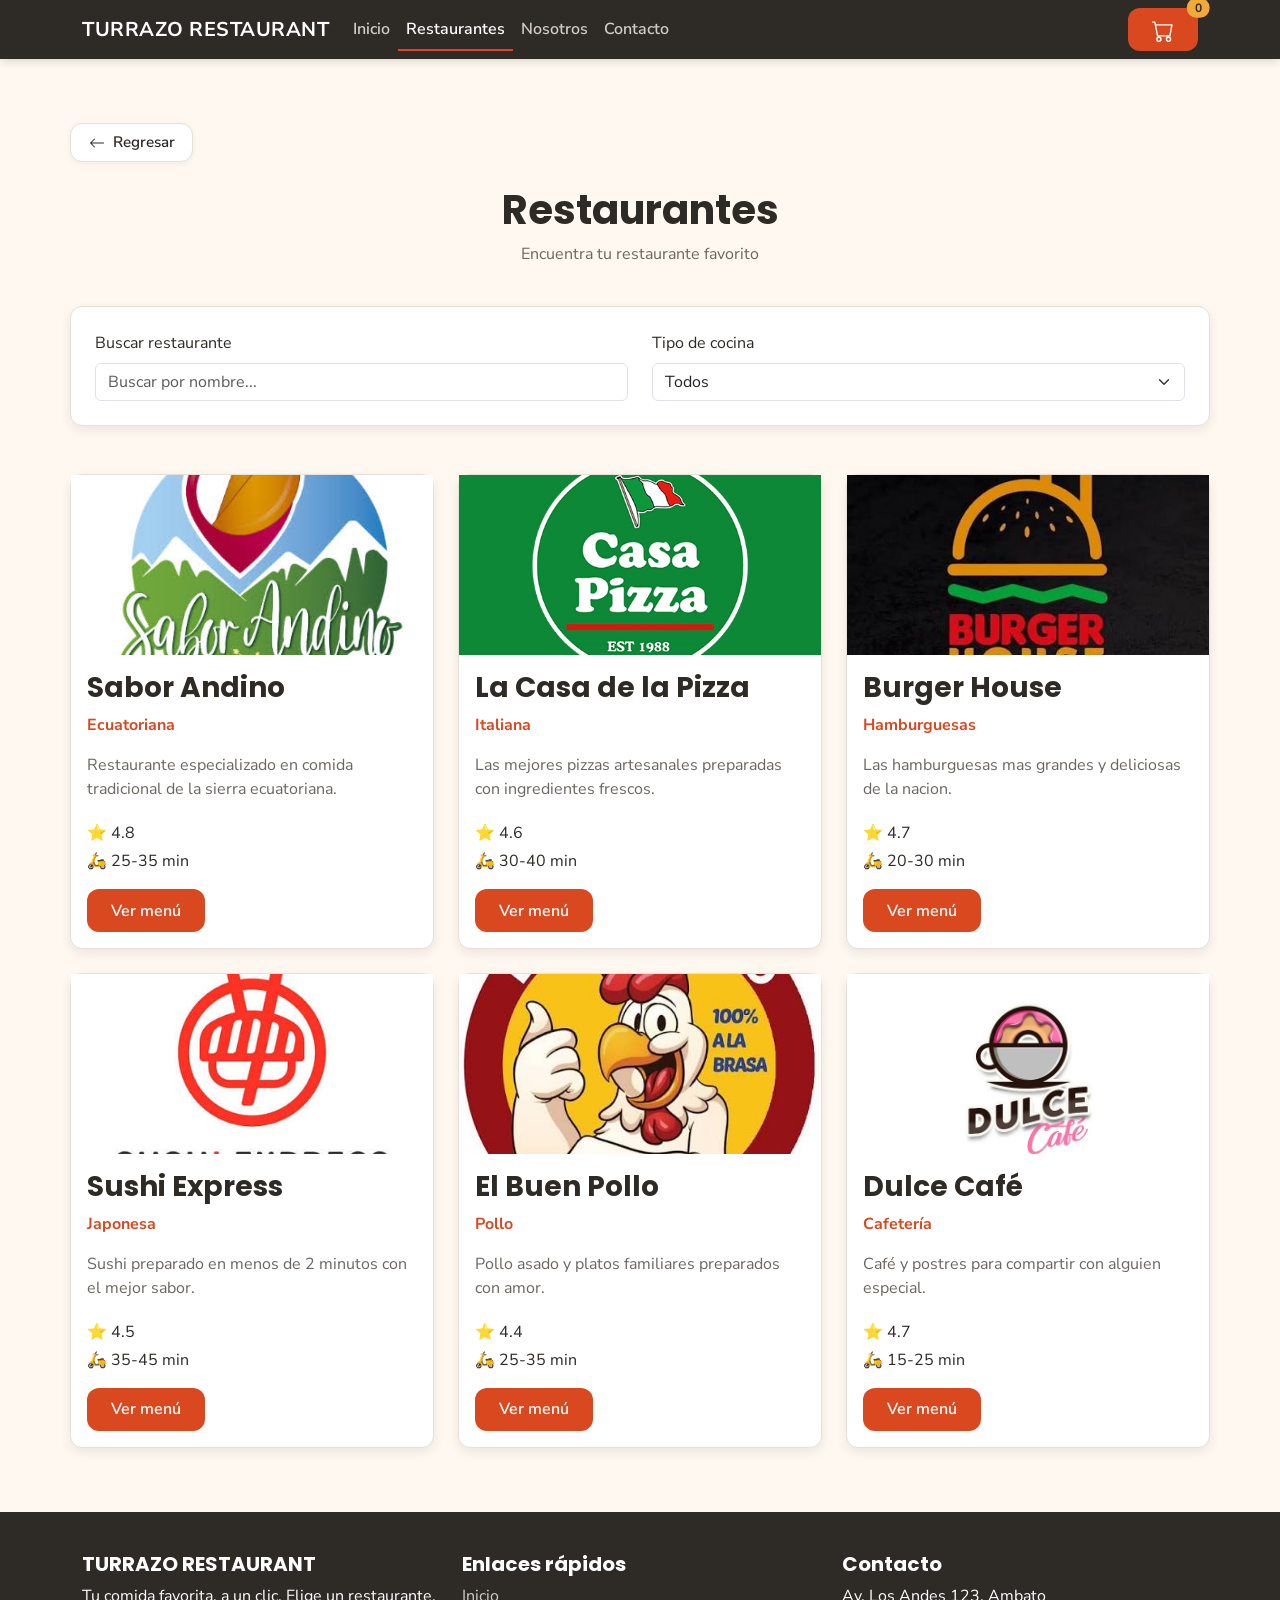
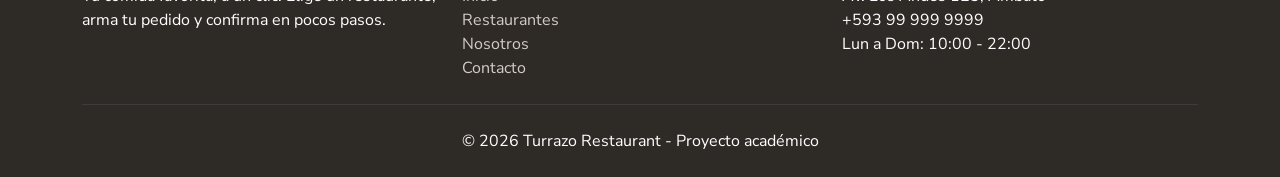
<file: pages/restaurantes.html>
<!DOCTYPE html>
<html lang="es">

<head>
    <meta charset="UTF-8">
    <meta name="viewport" content="width=device-width, initial-scale=1.0">

    <title>Restaurantes - Turrazo</title>

    <!-- Bootstrap 5 -->
    <link
        href="https://cdn.jsdelivr.net/npm/bootstrap@5.3.3/dist/css/bootstrap.min.css"
        rel="stylesheet"
    >

    <!-- Estilos globales de Turrazo -->
    <link rel="stylesheet" href="../css/styles.css">

    <!-- Estilos específicos de restaurantes -->
    <link rel="stylesheet" href="../css/restaurantes.css">
</head>

<body class="d-flex flex-column min-vh-100">

    <!-- NAVBAR -->
    <nav class="navbar navbar-expand-lg navbar-dark navbar-turrazo sticky-top">
        <div class="container">
            <a class="navbar-brand fw-bold text-uppercase" href="../index.html">
                Turrazo Restaurant
            </a>

            <button
                class="navbar-toggler"
                type="button"
                data-bs-toggle="collapse"
                data-bs-target="#navbarTurrazo"
                aria-controls="navbarTurrazo"
                aria-expanded="false"
                aria-label="Abrir menú de navegación"
            >
                <span class="navbar-toggler-icon"></span>
            </button>

            <div class="collapse navbar-collapse" id="navbarTurrazo">
                <ul class="navbar-nav me-auto mb-2 mb-lg-0">
                    <li class="nav-item">
                        <a class="nav-link" href="../index.html">Inicio</a>
                    </li>
                    <li class="nav-item">
                        <a class="nav-link active" aria-current="page" href="restaurantes.html">Restaurantes</a>
                    </li>
                    <li class="nav-item">
                        <a class="nav-link" href="nosotros.html">Nosotros</a>
                    </li>
                    <li class="nav-item">
                        <a class="nav-link" href="contacto.html">Contacto</a>
                    </li>
                </ul>

                <div class="d-flex align-items-center">
                    <a href="carrito.html" class="btn btn-turrazo position-relative">
                        <svg
                            xmlns="http://www.w3.org/2000/svg"
                            width="22"
                            height="22"
                            fill="currentColor"
                            viewBox="0 0 16 16"
                            aria-hidden="true"
                            class="align-middle"
                        >
                            <path d="M0 1.5A.5.5 0 0 1 .5 1H2a.5.5 0 0 1 .485.379L2.89 3H14.5a.5.5 0 0 1 .491.592l-1.5 8A.5.5 0 0 1 13 12H4a.5.5 0 0 1-.491-.408L2.01 3.607 1.61 2H.5a.5.5 0 0 1-.5-.5zM3.102 4l1.313 7h8.17l1.313-7H3.102zM5 12a2 2 0 1 0 0 4 2 2 0 0 0 0-4zm7 0a2 2 0 1 0 0 4 2 2 0 0 0 0-4zm-7 1a1 1 0 1 1 0 2 1 1 0 0 1 0-2zm7 0a1 1 0 1 1 0 2 1 1 0 0 1 0-2z"/>
                        </svg>
                        <span class="visually-hidden">Carrito de compras</span>
                        <span
                            id="contador-carrito"
                            class="position-absolute top-0 start-100 translate-middle badge rounded-pill badge-turrazo"
                        >
                            0
                        </span>
                    </a>
                </div>
            </div>
        </div>
    </nav>

    <main class="container seccion flex-grow-1">

        <!-- Botón regresar -->
        <div class="mb-4">
            <button
                type="button"
                class="btn btn-regresar"
                onclick="regresarPagina('../index.html')"
                aria-label="Regresar a la página anterior"
            >
                <svg
                    xmlns="http://www.w3.org/2000/svg"
                    width="16"
                    height="16"
                    fill="currentColor"
                    viewBox="0 0 16 16"
                    aria-hidden="true"
                >
                    <path fill-rule="evenodd" d="M15 8a.5.5 0 0 0-.5-.5H2.707l3.147-3.146a.5.5 0 1 0-.708-.708l-4 4a.5.5 0 0 0 0 .708l4 4a.5.5 0 0 0 .708-.708L2.707 8.5H14.5A.5.5 0 0 0 15 8z"/>
                </svg>
                <span>Regresar</span>
            </button>
        </div>

        <!-- Título -->
        <div class="titulo-seccion">
            <h1>Restaurantes</h1>
            <p class="texto-gris">
                Encuentra tu restaurante favorito
            </p>
        </div>

        <!-- Buscador y filtro -->
        <section class="filtros-restaurantes mb-5">

            <div class="row">

                <div class="col-md-6 mb-3 mb-md-0">
                    <label for="buscador" class="form-label">
                        Buscar restaurante
                    </label>

                    <input
                        type="text"
                        id="buscador"
                        class="form-control"
                        placeholder="Buscar por nombre..."
                    >
                </div>

                <div class="col-md-6">
                    <label for="filtroCocina" class="form-label">
                        Tipo de cocina
                    </label>

                    <select id="filtroCocina" class="form-select">
                        <option value="todos">Todos</option>
                    </select>
                </div>

            </div>

        </section>

        <!-- Lista de restaurantes -->
        <section>

            <div id="listaRestaurantes" class="row g-4">
                <!-- Las tarjetas se generan mediante JavaScript -->
            </div>

            <!-- Mensaje cuando no existen resultados -->
            <div id="sinResultados" class="estado-vacio d-none">
                <h3>No se encontraron restaurantes</h3>

                <p>
                    Intenta cambiar el nombre o el tipo de cocina.
                </p>
            </div>

        </section>

    </main>

    <!-- FOOTER -->
    <footer class="footer-turrazo">
        <div class="container">
            <div class="row g-4">

                <div class="col-12 col-md-4">
                    <h5 class="text-white text-uppercase">Turrazo Restaurant</h5>
                    <p class="mb-0">
                        Tu comida favorita, a un clic. Elige un restaurante,
                        arma tu pedido y confirma en pocos pasos.
                    </p>
                </div>

                <div class="col-6 col-md-4">
                    <h5 class="text-white">Enlaces rápidos</h5>
                    <ul class="list-unstyled mb-0">
                        <li><a href="../index.html">Inicio</a></li>
                        <li><a href="restaurantes.html">Restaurantes</a></li>
                        <li><a href="nosotros.html">Nosotros</a></li>
                        <li><a href="contacto.html">Contacto</a></li>
                    </ul>
                </div>

                <div class="col-6 col-md-4">
                    <h5 class="text-white">Contacto</h5>
                    <ul class="list-unstyled mb-0">
                        <li>Av. Los Andes 123, Ambato</li>
                        <li>+593 99 999 9999</li>
                        <li>Lun a Dom: 10:00 - 22:00</li>
                    </ul>
                </div>

            </div>

            <hr class="border-secondary my-4">

            <p class="text-center mb-0">
                &copy; 2026 Turrazo Restaurant - Proyecto académico
            </p>
        </div>
    </footer>

    <!-- Bootstrap 5 JS Bundle -->
    <script src="https://cdn.jsdelivr.net/npm/bootstrap@5.3.3/dist/js/bootstrap.bundle.min.js"></script>

    <!-- JavaScript global -->
    <script src="../js/main.js"></script>

    <!-- JavaScript de restaurantes -->
    <script src="../js/restaurantes.js"></script>

</body>

</html>
</file>
<file: css/styles.css>
/* ---- Fuentes ---- */
@import url('https://fonts.googleapis.com/css2?family=Poppins:wght@600;700&family=Nunito+Sans:wght@400;600&display=swap');

/* =========================================
   TURRAZO RESTAURANT - ESTILOS GLOBALES
   Este archivo es compartido por todo el equipo.
   No modificar sin coordinar con Britthany.
   ========================================= */

/* ---- Variables de marca ---- */
:root {
  --color-primario: #D9481F;      /* naranja tostado - marca Turrazo */
  --color-primario-oscuro: #B5380F;
  --color-secundario: #2E2A26;    /* casi negro, para textos y navbar */
  --color-acento: #F2A93B;        /* amarillo calido - detalles */
  --color-fondo: #FFF8F0;         /* fondo crema */
  --color-blanco: #FFFFFF;
  --color-gris-texto: #6B6660;
  --color-gris-borde: #E5E0D8;
  --color-exito: #2E7D32;
  --color-error: #C62828;

  --fuente-titulos: "Poppins", sans-serif;
  --fuente-texto: "Nunito Sans", sans-serif;

  --espacio-xs: 0.5rem;
  --espacio-sm: 1rem;
  --espacio-md: 1.5rem;
  --espacio-lg: 2.5rem;
  --espacio-xl: 4rem;

  --radio-borde: 0.75rem;
  --sombra-tarjeta: 0 4px 12px rgba(0, 0, 0, 0.08);
}

/* ---- Base ---- */
body {
  font-family: var(--fuente-texto);
  color: var(--color-secundario);
  background-color: var(--color-fondo);
}

h1, h2, h3, h4, h5, h6 {
  font-family: var(--fuente-titulos);
  font-weight: 700;
  color: var(--color-secundario);
}

a {
  color: var(--color-primario);
  text-decoration: none;
}

a:hover {
  color: var(--color-primario-oscuro);
}

/* ---- Botones de marca (encima de Bootstrap) ---- */
.btn-turrazo {
  background-color: var(--color-primario);
  color: var(--color-blanco);
  border: none;
  border-radius: var(--radio-borde);
  font-weight: 600;
  padding: 0.6rem 1.5rem;
  transition: background-color 0.2s ease;
}

.btn-turrazo:hover {
  background-color: var(--color-primario-oscuro);
  color: var(--color-blanco);
}

.btn-turrazo-outline {
  background-color: transparent;
  color: var(--color-primario);
  border: 2px solid var(--color-primario);
  border-radius: var(--radio-borde);
  font-weight: 600;
  padding: 0.6rem 1.5rem;
}

.btn-turrazo-outline:hover {
  background-color: var(--color-primario);
  color: var(--color-blanco);
}

/* ---- Botón de Regresar ---- */
.btn-regresar {
  display: inline-flex;
  align-items: center;
  gap: 0.5rem;
  background-color: var(--color-blanco);
  color: var(--color-secundario);
  border: 1px solid var(--color-gris-borde);
  border-radius: var(--radio-borde);
  padding: 0.45rem 1.1rem;
  font-weight: 600;
  font-size: 0.95rem;
  box-shadow: 0 2px 6px rgba(0, 0, 0, 0.05);
  transition: all 0.2s ease;
  cursor: pointer;
  text-decoration: none;
}

.btn-regresar:hover {
  background-color: var(--color-primario);
  color: var(--color-blanco);
  border-color: var(--color-primario);
  transform: translateX(-3px);
  box-shadow: 0 4px 12px rgba(217, 72, 31, 0.25);
}

.btn-regresar:focus-visible {
  outline: 2px solid var(--color-acento);
  outline-offset: 2px;
}

.btn-regresar svg {
  transition: transform 0.2s ease;
}

.btn-regresar:hover svg {
  transform: translateX(-2px);
}

/* ---- Tarjetas compartidas (restaurantes, productos) ---- */
.tarjeta-turrazo {
  background-color: var(--color-blanco);
  border: 1px solid var(--color-gris-borde);
  border-radius: var(--radio-borde);
  box-shadow: var(--sombra-tarjeta);
  overflow: hidden;
  transition: transform 0.15s ease;
}

.tarjeta-turrazo:hover {
  transform: translateY(-4px);
}

.tarjeta-turrazo img {
  width: 100%;
  height: 180px;
  object-fit: cover;
}

.tarjeta-turrazo .cuerpo {
  padding: var(--espacio-sm);
}

/* ---- Secciones ---- */
.seccion {
  padding: var(--espacio-xl) 0;
}

.titulo-seccion {
  text-align: center;
  margin-bottom: var(--espacio-lg);
}

/* ---- Estado vacio (carrito, resultados de busqueda) ---- */
.estado-vacio {
  text-align: center;
  padding: var(--espacio-xl) var(--espacio-sm);
  color: var(--color-gris-texto);
}

/* ---- Utilidades ---- */
.texto-primario   { color: var(--color-primario) !important; }
.fondo-primario    { background-color: var(--color-primario) !important; }
.texto-gris        { color: var(--color-gris-texto); }

/* ---- Componentes de Layout Compartidos (Navbar y Footer) ---- */
.navbar-turrazo {
  background-color: var(--color-secundario);
  box-shadow: 0 2px 10px rgba(0, 0, 0, 0.15);
}

.navbar-turrazo .navbar-brand {
  color: var(--color-blanco);
  letter-spacing: 0.5px;
}

.navbar-turrazo .navbar-brand:hover {
  color: var(--color-acento);
}

.navbar-turrazo .nav-link {
  color: #D3CDC6;
  font-weight: 600;
  padding: 0.5rem 1rem;
  transition: color 0.2s ease;
}

.navbar-turrazo .nav-link:hover,
.navbar-turrazo .nav-link:focus {
  color: var(--color-acento);
}

.navbar-turrazo .nav-link.active {
  color: var(--color-blanco) !important;
  border-bottom: 2px solid var(--color-primario);
}

.badge-turrazo {
  background-color: var(--color-acento);
  color: var(--color-secundario);
  font-weight: 700;
  font-size: 0.75rem;
}

.footer-turrazo {
  background-color: var(--color-secundario);
  color: var(--color-blanco);
  padding: var(--espacio-lg) 0 var(--espacio-md);
  margin-top: auto;
}

.footer-turrazo a {
  color: #D3CDC6;
  transition: color 0.2s ease;
}

.footer-turrazo a:hover {
  color: var(--color-acento);
}
</file>
<file: css/inicio.css>
/* =========================================
   TURRAZO RESTAURANT - PÁGINA DE INICIO
   Estilos específicos de index.html
   Prefijo de clases: .inicio-*
   ========================================= */

/* ---- Hero ---- */
.inicio-hero {
  background: linear-gradient(135deg, var(--color-fondo) 0%, var(--color-blanco) 100%);
  padding: var(--espacio-xl) 0;
  border-bottom: 1px solid var(--color-gris-borde);
}

.inicio-hero-titulo {
  color: var(--color-secundario);
}

.inicio-hero-subtitulo {
  color: var(--color-gris-texto);
}

.inicio-hero-img {
  border-radius: var(--radio-borde);
  box-shadow: var(--sombra-tarjeta);
  max-height: 420px;
  object-fit: cover;
  width: 100%;
}

/* ---- Restaurantes destacados ---- */
.inicio-restaurante-tipo {
  color: var(--color-gris-texto);
  font-size: 0.875rem;
  font-weight: 600;
}

.inicio-restaurante-calificacion {
  color: var(--color-primario);
  font-weight: 700;
  font-size: 0.875rem;
}

.inicio-restaurante-desc {
  color: var(--color-gris-texto);
  font-size: 0.9rem;
}

/* ---- Cómo funciona ---- */
.inicio-paso-card {
  padding: var(--espacio-lg) var(--espacio-md);
  display: flex;
  flex-direction: column;
  align-items: center;
  justify-content: center;
}

.inicio-paso-numero {
  width: 44px;
  height: 44px;
  background-color: var(--color-primario);
  color: var(--color-blanco);
  border-radius: 50%;
  display: inline-flex;
  align-items: center;
  justify-content: center;
  font-family: var(--fuente-titulos);
  font-weight: 700;
  font-size: 1.2rem;
  margin-bottom: var(--espacio-sm);
  box-shadow: 0 4px 8px rgba(217, 72, 31, 0.25);
}

.inicio-paso-icono {
  font-size: 2.75rem;
  margin-bottom: var(--espacio-sm);
  line-height: 1;
}

.inicio-paso-titulo {
  font-size: 1.25rem;
  color: var(--color-secundario);
  margin-bottom: var(--espacio-xs);
}

.inicio-paso-desc {
  color: var(--color-gris-texto);
  font-size: 0.95rem;
  margin-bottom: 0;
  line-height: 1.5;
}

/* ---- Llamada a la acción final ---- */
.inicio-cta {
  background-color: var(--color-primario);
  color: var(--color-blanco);
  padding: var(--espacio-xl) 0;
}

.inicio-cta-titulo {
  color: var(--color-blanco);
  font-size: 2.25rem;
  margin-bottom: var(--espacio-xs);
}

.inicio-cta-texto {
  color: var(--color-blanco);
  font-size: 1.1rem;
  max-width: 600px;
  margin: 0 auto var(--espacio-md);
  opacity: 0.95;
}

.inicio-btn-claro {
  background-color: var(--color-blanco);
  color: var(--color-primario);
  border: 2px solid var(--color-blanco);
  border-radius: var(--radio-borde);
  font-weight: 700;
  padding: 0.6rem 1.75rem;
  transition: all 0.2s ease;
}

.inicio-btn-claro:hover {
  background-color: transparent;
  color: var(--color-blanco);
}
</file>
<file: css/carrito.css>
/* css/carrito.css - Estilos específicos para la vista del carrito */
#cart-container img {
    border: 1px solid #dee2e6;
}

#cart-summary {
    background-color: #f8f9fa;
    border-radius: 8px;
}
</file>
<file: css/checkout.css>
/* =========================================
   ESTILOS ESPECÍFICOS - MÓDULO CHECKOUT
   ========================================= */

#resumen-pedido .item-resumen {
    display: flex;
    justify-content: space-between;
    align-items: center;
    padding: var(--espacio-xs) 0;
    border-bottom: 1px dashed var(--color-gris-borde);
}

#resumen-pedido .item-resumen:last-child {
    border-bottom: none;
}

.card {
    border-radius: var(--radio-borde);
}
</file>
<file: css/contacto.css>
/* ==========================================================================
   Estilos compartidos para las páginas Nosotros y Contacto
   ========================================================================== */

/* ---- Encabezado de página Nosotros ---- */
.nosotros-encabezado {
  background: linear-gradient(180deg, rgba(242, 169, 59, 0.15) 0%, var(--color-fondo) 100%);
  border-bottom: 1px solid var(--color-gris-borde);
}

.nosotros-subtitulo {
  color: var(--color-gris-texto);
}

/* ---- Historia y Datos Destacados ---- */
.nosotros-historia p {
  color: var(--color-gris-texto);
  line-height: 1.7;
}

.nosotros-datos-bloque {
  background-color: var(--color-blanco);
  border: 1px solid var(--color-gris-borde);
  border-radius: var(--radio-borde);
  box-shadow: var(--sombra-tarjeta);
}

.nosotros-dato-item {
  padding: var(--espacio-sm) 0;
  border-bottom: 1px solid var(--color-gris-borde);
  text-align: center;
}

.nosotros-dato-item:first-child {
  padding-top: 0;
}

.nosotros-dato-item:last-child {
  border-bottom: none;
  padding-bottom: 0;
}

.nosotros-dato-numero {
  display: block;
  font-family: var(--fuente-titulos);
  font-size: 2.75rem;
  font-weight: 700;
  line-height: 1.1;
  color: var(--color-primario);
  margin-bottom: var(--espacio-xs);
}

.nosotros-dato-desc {
  color: var(--color-gris-texto);
  font-size: 1rem;
  font-weight: 600;
  margin-bottom: 0;
}

/* ---- Sección Valores ---- */
.valor-card {
  transition: transform 0.2s ease, box-shadow 0.2s ease;
}

.valor-card:hover {
  transform: translateY(-6px);
  box-shadow: 0 8px 20px rgba(0, 0, 0, 0.12);
}

.valor-icono {
  font-size: 2.5rem;
  margin-bottom: var(--espacio-sm);
  display: inline-block;
  line-height: 1;
}

.valor-desc {
  color: var(--color-gris-texto);
  font-size: 0.95rem;
  line-height: 1.5;
}

/* ---- Sección Equipo ---- */
.equipo-card {
  transition: transform 0.2s ease, box-shadow 0.2s ease;
}

.equipo-card:hover {
  transform: translateY(-6px);
  box-shadow: 0 8px 20px rgba(0, 0, 0, 0.12);
}

/* Avatar circular y proporciones estrictas para contrarrestar .tarjeta-turrazo img */
.tarjeta-turrazo img.equipo-img,
.equipo-card .equipo-img,
.equipo-avatar {
  width: 140px !important;
  height: 140px !important;
  max-width: 140px !important;
  max-height: 140px !important;
  aspect-ratio: 1 / 1 !important;
  border-radius: 50% !important;
  flex-shrink: 0 !important;
  margin: 0 auto var(--espacio-md) auto !important;
}

.tarjeta-turrazo img.equipo-img,
.equipo-card .equipo-img {
  object-fit: cover !important;
  object-position: center 25%;
  border: 4px solid var(--color-blanco);
  box-shadow: 0 6px 18px rgba(0, 0, 0, 0.12);
  transition: transform 0.25s ease;
  display: block;
}

/* Ajuste fino de encuadre para la foto de Korayma (rostro centrado) */
.tarjeta-turrazo img.equipo-img[src*="kora"] {
  object-position: center 42%;
}

.equipo-card:hover .equipo-img {
  transform: scale(1.05);
}

.equipo-avatar {
  background-color: var(--color-primario);
  color: var(--color-blanco);
  font-family: var(--fuente-titulos);
  font-weight: 700;
  font-size: 2rem;
  display: flex;
  align-items: center;
  justify-content: center;
  box-shadow: 0 6px 16px rgba(217, 72, 31, 0.25);
}
.equipo-rol {
  color: var(--color-gris-texto);
  font-size: 0.9rem;
  font-weight: 600;
  margin-bottom: var(--espacio-xs);
}

.equipo-frase {
  color: var(--color-gris-texto);
  font-size: 0.9rem;
  line-height: 1.5;
}

/* ---- Llamada a la acción (CTA) Nosotros ---- */
.nosotros-cta {
  background-color: var(--color-primario);
  color: var(--color-blanco);
  padding: var(--espacio-xl) 0;
}

.nosotros-cta-titulo {
  color: var(--color-blanco);
  font-size: 2rem;
  font-weight: 700;
  margin-bottom: var(--espacio-sm);
}

.nosotros-cta-texto {
  color: rgba(255, 255, 255, 0.9);
  font-size: 1.1rem;
  margin-bottom: var(--espacio-md);
}

.nosotros-btn-claro {
  background-color: var(--color-blanco);
  color: var(--color-primario);
  font-weight: 700;
  padding: 0.75rem 2rem;
  border-radius: var(--radio-borde);
  border: none;
  transition: transform 0.15s ease, box-shadow 0.15s ease, color 0.15s ease;
}

.nosotros-btn-claro:hover {
  background-color: var(--color-blanco);
  color: var(--color-primario-oscuro);
  transform: translateY(-2px);
  box-shadow: 0 4px 12px rgba(0, 0, 0, 0.15);
}

/* ---- Estilos adicionales para la Página de Contacto ---- */
#form-contacto .form-control:focus {
  border-color: var(--color-primario);
  box-shadow: 0 0 0 0.25rem rgba(217, 72, 31, 0.15);
}

.card {
  transition: transform 0.2s ease, box-shadow 0.2s ease;
}

.card:hover {
  box-shadow: 0 10px 25px rgba(0, 0, 0, 0.08) !important;
}
</file>
<file: css/menu.css>
/* =========================================
   TURRAZO RESTAURANT - MENÚ DE PRODUCTOS
   Estilos específicos de menu.html
   ========================================= */

/* Estilos para las tarjetas de productos */
.tarjeta-producto {
    background-color: var(--color-blanco, #fff);
    border: 1px solid var(--color-gris-borde);
    border-radius: var(--radio-borde, 10px);
    overflow: hidden;
    box-shadow: var(--sombra-tarjeta);
    transition: transform 0.2s ease, box-shadow 0.2s ease;
}

.tarjeta-producto:hover {
    transform: translateY(-5px);
    box-shadow: 0 8px 15px rgba(0, 0, 0, 0.15);
}

.imagen-producto {
    width: 100%;
    height: 200px;
    object-fit: cover;
    border-bottom: 1px solid var(--color-gris-borde);
}

.cuerpo-producto {
    padding: 1.5rem;
}

.precio-producto {
    font-size: 1.25rem;
    font-weight: bold;
    color: var(--color-primario);
}

.btn-agregar {
    background-color: var(--color-primario);
    color: var(--color-blanco, #fff);
    border: none;
    padding: 0.5rem 1rem;
    border-radius: var(--radio-borde, 0.75rem);
    transition: background-color 0.2s ease;
    width: 100%;
    font-weight: 600;
    margin-top: 10px;
}

.btn-agregar:hover {
    background-color: var(--color-primario-oscuro);
    color: var(--color-blanco, #fff);
}

.categoria-badge {
    background-color: var(--color-secundario);
    color: var(--color-blanco, #fff);
    font-size: 0.8rem;
    padding: 0.3rem 0.6rem;
    border-radius: 15px;
    display: inline-block;
    margin-bottom: 0.5rem;
}
</file>
<file: css/restaurantes.css>
/* =========================================
   TURRAZO RESTAURANT
   ESTILOS ESPECÍFICOS - LISTADO DE RESTAURANTES
   ========================================= */

.imagen-restaurante {
    height: 180px;
    object-fit: cover;
}

.filtros-restaurantes {
    background-color: var(--color-blanco);
    border: 1px solid var(--color-gris-borde);
    border-radius: var(--radio-borde);
    padding: var(--espacio-md);
    box-shadow: var(--sombra-tarjeta);
}/* =========================================
   TURRAZO RESTAURANT
   ESTILOS ESPECÍFICOS - LISTADO DE RESTAURANTES
   ========================================= */

.filtros-restaurantes {
    background-color: var(--color-blanco);
    border: 1px solid var(--color-gris-borde);
    border-radius: var(--radio-borde);
    padding: var(--espacio-md);
    box-shadow: var(--sombra-tarjeta);
}

.imagen-restaurante {
    width: 100%;
    height: 180px;
    object-fit: cover;
}

.tarjeta-turrazo {
    height: auto;
    overflow: visible;
}

.tarjeta-turrazo .cuerpo {
    height: auto !important;
    display: block !important;
}

.tarjeta-turrazo .mt-auto {
    margin-top: 20px !important;
}

.tarjeta-turrazo .btn-turrazo {
    display: inline-block;
    text-decoration: none;
}
</file>
